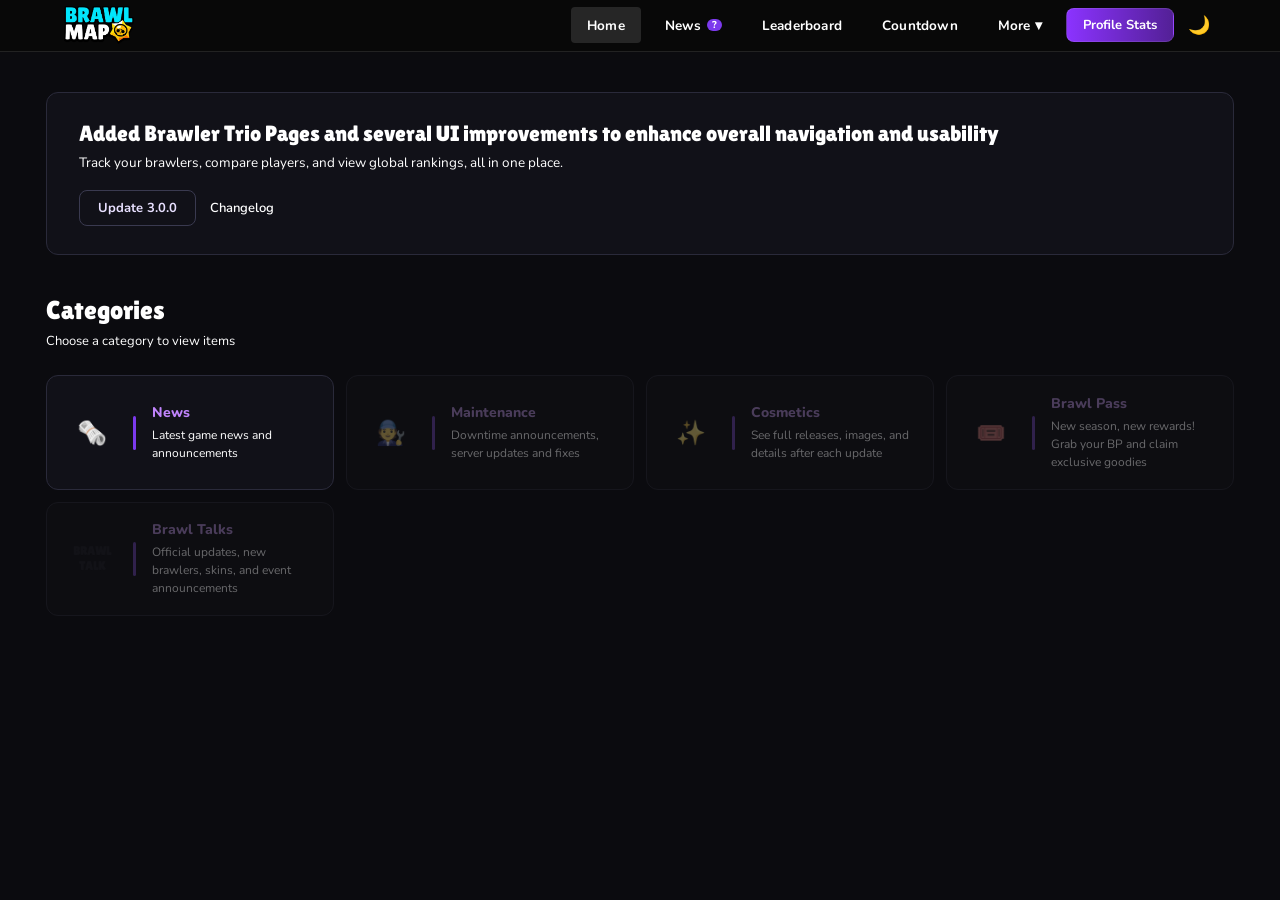
<file: index.html>
<!DOCTYPE html>
<html lang="en">
<head>
  <meta charset="UTF-8" />
  <meta name="viewport" content="width=device-width, initial-scale=1.0" />
  <title>BrawlMap</title>
  <link href="https://fonts.googleapis.com/css2?family=Lilita+One&family=Nunito:wght@400;600;700;800&display=swap" rel="stylesheet">
  <link rel="stylesheet" href="designed.css">
</head>
<body>
<div id="nav-root"></div>
<script src="nav-loader.js"></script>

<!-- ══════════════════════════════════════════════════════
     HOME PAGE
══════════════════════════════════════════════════════ -->
<div class="page active" id="page-home">
  <div class="home-wrap">

    <div class="hero-update">
      <h1>Added Brawler Trio Pages and several UI improvements to enhance overall navigation and usability</h1>
      <p>Track your brawlers, compare players, and view global rankings, all in one place.</p>
      <div class="hero-update-btns">
        <a class="btn-update" href="changelog.html">Update 3.0.0</a>
        <a class="btn-ghost"  href="changelog.html">Changelog</a>
      </div>
    </div>

    <div id="categories-section">
      <div class="section-title">Categories</div>
      <div class="section-sub">Choose a category to view items</div>
      <div class="categories-grid">

        <div class="category-card" href="news.html">
          <div class="category-icon">🗞️</div>
          <div class="cat-divider"></div>
          <div class="category-body">
            <div class="category-name">News</div>
            <div class="category-desc">Latest game news and announcements</div>
          </div>
        </div>

        <div class="category-card disabled">
          <div class="category-icon">🧑‍🔧</div>
          <div class="cat-divider"></div>
          <div class="category-body">
            <div class="category-name">Maintenance</div>
            <div class="category-desc">Downtime announcements, server updates and fixes</div>
          </div>
        </div>

        <div class="category-card disabled">
          <div class="category-icon">✨</div>
          <div class="cat-divider"></div>
          <div class="category-body">
            <div class="category-name">Cosmetics</div>
            <div class="category-desc">See full releases, images, and details after each update</div>
          </div>
        </div>

        <div class="category-card disabled">
          <div class="category-icon">🎟️</div>
          <div class="cat-divider"></div>
          <div class="category-body">
            <div class="category-name">Brawl Pass</div>
            <div class="category-desc">New season, new rewards! Grab your BP and claim exclusive goodies</div>
          </div>
        </div>

        <div class="category-card disabled">
          <div class="category-icon" style="font-size:12px;font-weight:900;color:var(--gold);font-family:'Lilita One',cursive;line-height:1.2;text-align:center">BRAWL<br>TALK</div>
          <div class="cat-divider"></div>
          <div class="category-body">
            <div class="category-name">Brawl Talks</div>
            <div class="category-desc">Official updates, new brawlers, skins, and event announcements</div>
          </div>
        </div>

      </div>
    </div>
  </div>
</div>

<!-- ══════════════════════════════════════════════════════
     TRIOS PAGE
══════════════════════════════════════════════════════ -->
<!-- Trios content moved to trios.html -->

<script>
const API = 'http://localhost:5000';

/* ── Navigation ── */
function showPage(id, tab) {
  document.querySelectorAll('.page').forEach(p => p.classList.remove('active'));
  document.querySelectorAll('.nav-tab').forEach(t => t.classList.remove('active'));
  document.getElementById('page-' + id).classList.add('active');
  if (tab && tab.classList) tab.classList.add('active');
}

function jumpSection(id) {
  showPage('home', null);
  document.querySelector('.nav-tab').classList.add('active');
  setTimeout(() => document.getElementById(id)?.scrollIntoView({ behavior:'smooth', block:'start' }), 50);
}



/* ── Brawlers ── */
function fmtTag(t){t=t.trim().toUpperCase();return t.startsWith('#')?t:'#'+t;}


function showErr(id,msg){const el=document.getElementById(id);if(!msg){el.style.display='none';return;}el.textContent=msg;el.style.display='block';}

</script>
</body>
</html>
</file>
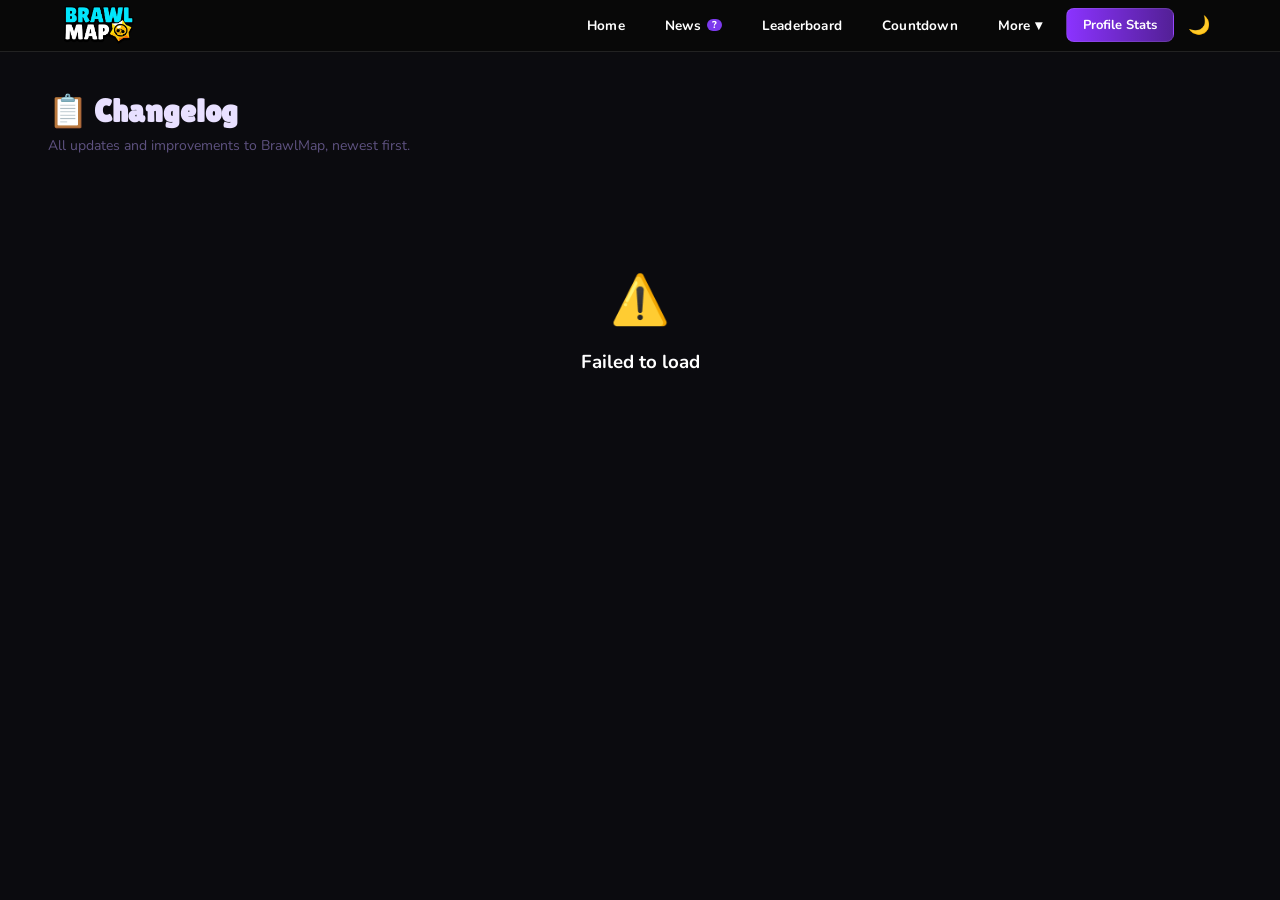
<file: changelog.html>
<!DOCTYPE html>
<html lang="en">
<head>
  <meta charset="UTF-8" />
  <meta name="viewport" content="width=device-width, initial-scale=1.0" />
  <title>Changelog - BrawlMap</title>
  <link href="https://fonts.googleapis.com/css2?family=Lilita+One&family=Nunito:wght@400;600;700;800&display=swap" rel="stylesheet">
  <link rel="stylesheet" href="designed.css">
</head>
<body>
<div id="nav-root"></div>
<script src="nav-loader.js"></script>

<div class="cl-wrap">
  <div class="cl-header">
    <h1>📋 Changelog</h1>
    <p>All updates and improvements to BrawlMap, newest first.</p>
  </div>
  <div class="cl-timeline" id="cl-timeline"></div>
</div>

<script>
const CMS_API = 'https://brawlmap-bp.onrender.com';

function esc(str) {
  return String(str ?? '')
    .replace(/&/g,'&amp;').replace(/</g,'&lt;')
    .replace(/>/g,'&gt;').replace(/"/g,'&quot;');
}

function renderMarkdown(text) {
  return String(text ?? '')
    .replace(/&/g,'&amp;').replace(/</g,'&lt;').replace(/>/g,'&gt;')
    .replace(/\*\*(.+?)\*\*/g, '<strong>$1</strong>')
    .replace(/\n/g, '<br>');
}

async function loadChangelog() {
  const timeline = document.getElementById('cl-timeline');
  timeline.innerHTML = '<div class="cl-empty"><div class="cl-empty-icon">⏳</div><p>Loading…</p></div>';

  let list = [];
  try {
    const res = await fetch(CMS_API + '/cms/changelog');
    list = await res.json();
  } catch(e) {
    timeline.innerHTML = '<div class="cl-empty"><div class="cl-empty-icon">⚠️</div><h3>Failed to load</h3></div>';
    return;
  }

  if (!list.length) {
    timeline.innerHTML = `
      <div class="cl-empty">
        <div class="cl-empty-icon">📋</div>
        <h3>No entries yet</h3>
        <p>Check back soon!</p>
      </div>`;
    return;
  }

  timeline.innerHTML = list.map(entry => {
    const d = new Date(entry.createdAt);
    const dateStr = d.toLocaleDateString('en-US', { month: 'short', day: 'numeric', year: 'numeric' });
    const imgSrc = entry.image
      ? (entry.image.startsWith('http') ? entry.image : CMS_API + entry.image)
      : null;

    return `
      <div class="cl-entry">
        <div class="cl-left">
          <div class="cl-date">${dateStr}</div>
          ${entry.version ? `<span class="cl-version">v${esc(entry.version)}</span>` : ''}
        </div>
        <div class="cl-right">
          <div class="cl-title">${esc(entry.title)}</div>
          ${imgSrc ? `<img class="cl-image" src="${esc(imgSrc)}" alt="" onerror="this.style.display='none'">` : ''}
          <p class="cl-desc">${renderMarkdown(entry.desc)}</p>
        </div>
      </div>`;
  }).join('');
}

loadChangelog();
</script>
</body>
</html>
</file>
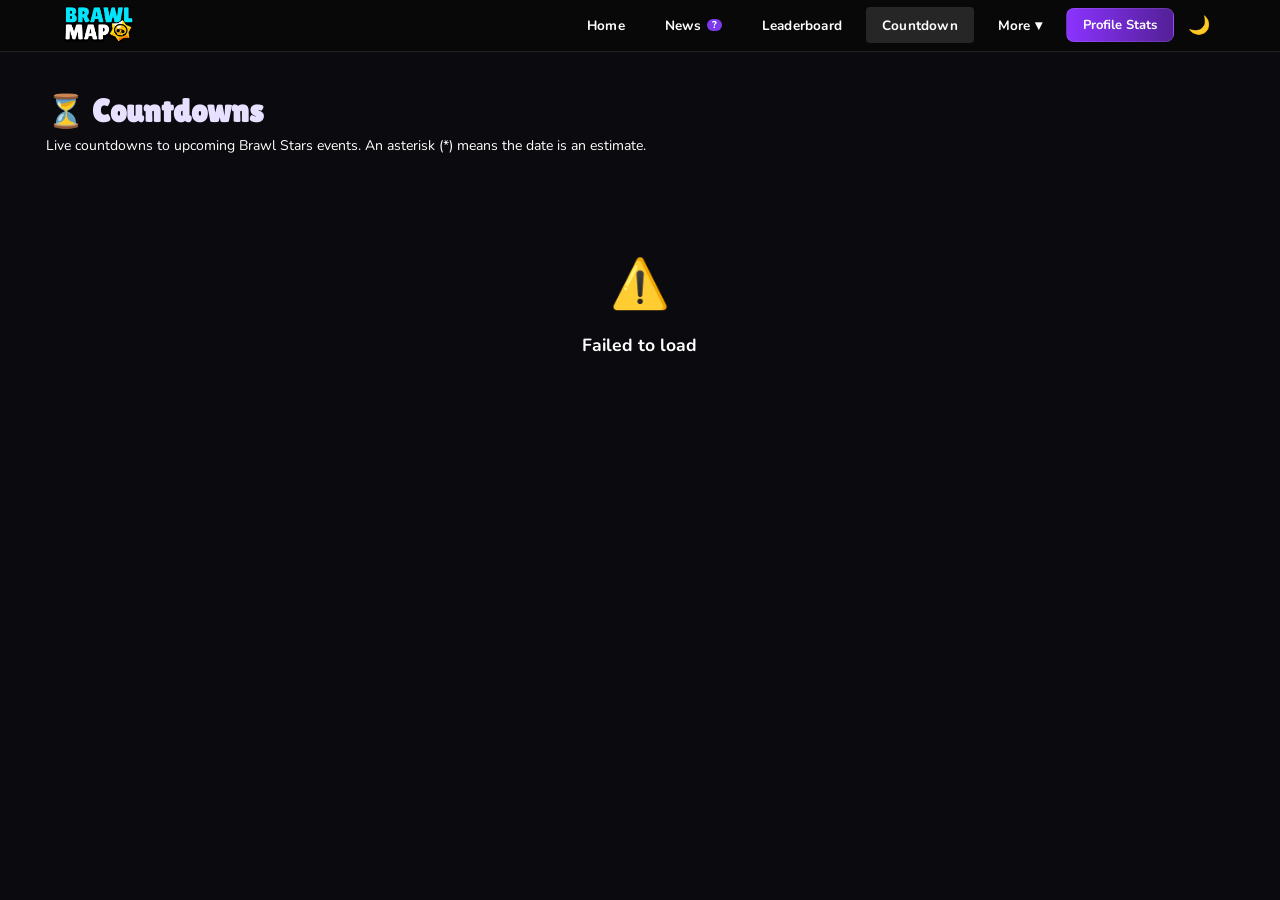
<file: countdown.html>
<!DOCTYPE html>
<html lang="en">
<head>
  <meta charset="UTF-8" />
  <meta name="viewport" content="width=device-width, initial-scale=1.0" />
  <title>BrawlMap Countdown</title>
  <link href="https://fonts.googleapis.com/css2?family=Lilita+One&family=Nunito:wght@400;600;700;800&display=swap" rel="stylesheet">
  <link rel="stylesheet" href="designed.css">
  <style>
    .standalone-wrap { max-width: 93%; margin: 0 auto; padding: 2.5rem 0.1rem 4rem; }
    .standalone-header { margin-bottom: 2rem; }
    .standalone-header h1 { font-family: 'Lilita One', cursive; font-size: 2rem; color: var(--text); }
    .standalone-header p  { font-size: 14px; color: var(--text2); margin-top: 0.4rem; }
    .countdown-grid {
      display: grid;
      grid-template-columns: repeat(auto-fill, minmax(260px, 1fr));
      gap: 12px;
    }
    .cd-news-card {
      background: var(--bg2);
      border: 1px solid var(--border);
      border-radius: var(--radius);
      padding: 1.1rem 1.2rem;
      display: flex;
      flex-direction: column;
      gap: 5px;
    }
    .cd-label  { display:flex; align-items:center; gap:6px; font-size:10.5px; font-weight:800; color:var(--text2); text-transform:uppercase; letter-spacing:0.7px; }
    .cd-title  { font-size:14px; font-weight:800; color:var(--text); }
    .cd-desc   { font-size:12.5px; color:var(--text2); line-height:1.5; }
    .cd-time   { font-family:'Lilita One',cursive; font-size:24px; color:#fff; letter-spacing:1px; margin-top:4px; }
    .cd-time.ended { color:var(--text3); font-size:16px; }
    .cd-footer { font-size:11px; color:var(--text3); margin-top:2px; }
    .cd-empty  { text-align:center; padding:4rem 1rem; color:var(--text3); grid-column:1/-1; }
    .cd-empty-icon { font-size:3rem; margin-bottom:1rem; }
    .cd-empty h3 { font-size:1.1rem; color:var(--text2); margin-bottom:0.4rem; }
  </style>
</head>
<body>
<div id="nav-root"></div>
<script src="nav-loader.js"></script>

<div class="page active" id="page-countdown">
  <div class="standalone-wrap">
    <div class="standalone-header">
      <h1>⏳ Countdowns</h1>
      <p>Live countdowns to upcoming Brawl Stars events. An asterisk (*) means the date is an estimate.</p>
    </div>
    <div class="countdown-grid" id="countdown-grid"></div>
  </div>
</div>

<script>
const CMS_API = 'https://brawlmap-bp.onrender.com';

function pad(n) { return String(n).padStart(2,'0'); }

function cdTimeStr(targetMs) {
  const diff = targetMs - Date.now();
  if (diff <= 0) return { text: 'Event started!', ended: true };
  const days    = Math.floor(diff / 86400000);
  const hours   = Math.floor((diff % 86400000) / 3600000);
  const minutes = Math.floor((diff % 3600000) / 60000);
  const seconds = Math.floor((diff % 60000) / 1000);
  const text = days > 0
    ? `${days}:${pad(hours)}:${pad(minutes)}:${pad(seconds)}`
    : `${pad(hours)}:${pad(minutes)}:${pad(seconds)}`;
  return { text, ended: false };
}

function esc(str) {
  return String(str ?? '')
    .replace(/&/g,'&amp;').replace(/</g,'&lt;')
    .replace(/>/g,'&gt;').replace(/"/g,'&quot;');
}

async function renderCountdowns() {
  const grid = document.getElementById('countdown-grid');
  grid.innerHTML = '<div class="cd-empty"><div class="cd-empty-icon">⏳</div><p>Loading…</p></div>';

  let list = [];
  try {
    const res = await fetch(CMS_API + '/cms/countdowns');
    list = await res.json();
  } catch(e) {
    grid.innerHTML = '<div class="cd-empty"><div class="cd-empty-icon">⚠️</div><h3>Failed to load</h3></div>';
    return;
  }

  if (list.length === 0) {
    grid.innerHTML = `
      <div class="cd-empty">
        <div class="cd-empty-icon">⏳</div>
        <h3>No countdowns yet</h3>
        <p>Check back soon!</p>
      </div>`;
    return;
  }

  grid.innerHTML = list.map(cd => {
    const dateStr = new Date(cd.targetMs).toLocaleDateString('en-US', {
      month: 'long', day: 'numeric', year: 'numeric'
    });
    const { text, ended } = cdTimeStr(cd.targetMs);
    return `
      <div class="cd-news-card">
        <div class="cd-label"><span>⏳</span>Countdown${cd.estimate ? ' *' : ''}</div>
        <div class="cd-title">${esc(cd.title)}</div>
        ${cd.desc ? `<div class="cd-desc">${esc(cd.desc)}</div>` : ''}
        <div class="cd-time${ended ? ' ended' : ''}" id="cd-time-${cd.id}">${text}</div>
        <div class="cd-footer">📅 ${dateStr}</div>
      </div>`;
  }).join('');

  function updateTimes() {
    list.forEach(cd => {
      const el = document.getElementById(`cd-time-${cd.id}`);
      if (!el) return;
      const { text, ended } = cdTimeStr(cd.targetMs);
      el.textContent = text;
      el.className = 'cd-time' + (ended ? ' ended' : '');
    });
  }
  setInterval(updateTimes, 1000);
}

renderCountdowns();
</script>
</body>
</html>
</file>
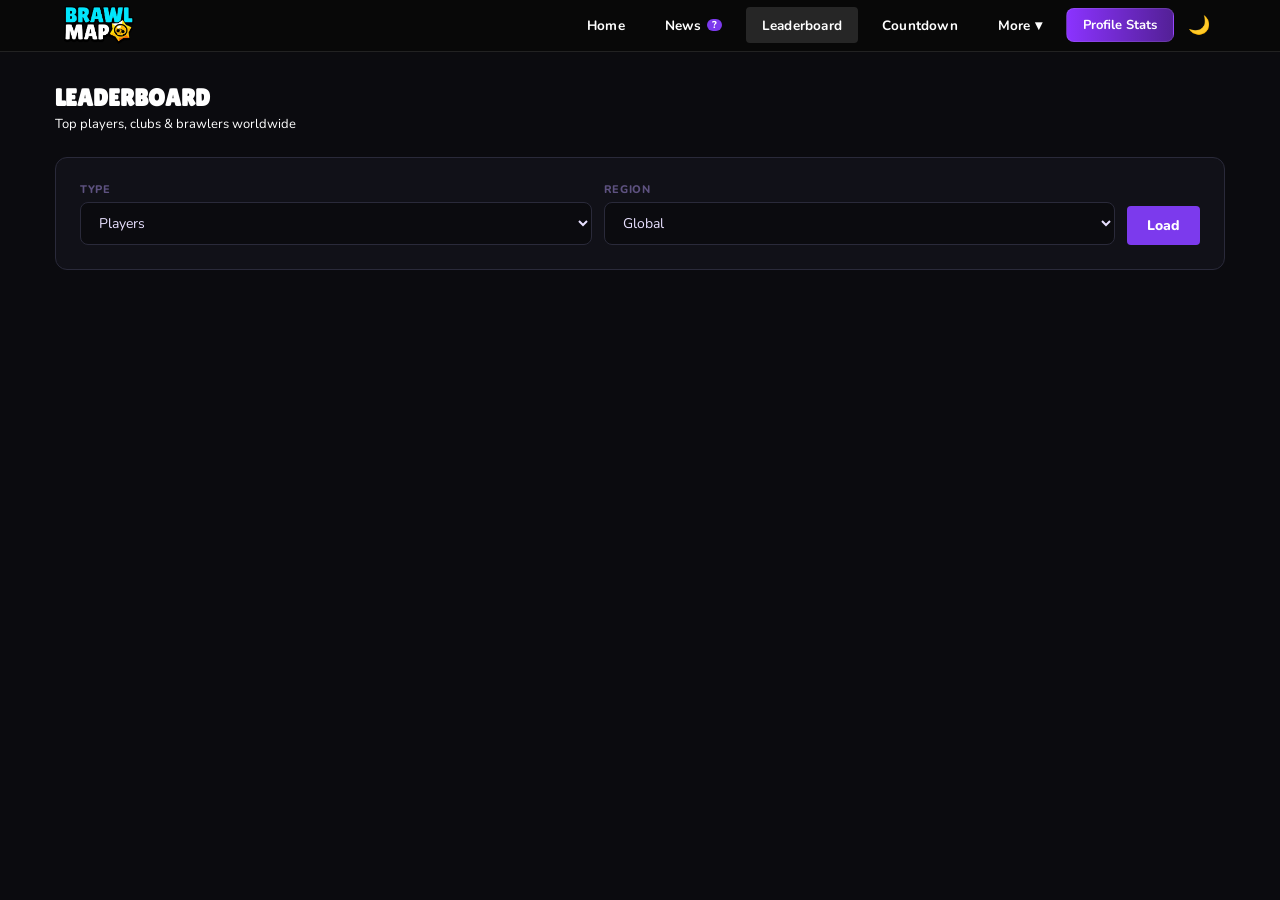
<file: leaderboard.html>
<!DOCTYPE html>
<html lang="en">
<head>
  <meta charset="UTF-8" />
  <meta name="viewport" content="width=device-width, initial-scale=1.0" />
  <title>BrawlMap — Leaderboard</title>
  <link href="https://fonts.googleapis.com/css2?family=Lilita+One&family=Nunito:wght@400;600;700;800&display=swap" rel="stylesheet">
  <link rel="stylesheet" href="designed.css">
</head>
<body>
<div id="nav-root"></div>
<script src="nav-loader.js"></script>

<div class="inner-page leaderboard-page">
  <h2>LEADERBOARD</h2>
  <p class="sub">Top players, clubs &amp; brawlers worldwide</p>
  <div class="rankings-controls">
    <div class="input-group">
      <label>Type</label>
      <select id="rank-type" onchange="onRankTypeChange()">
        <option value="players">Players</option>
        <option value="clubs">Clubs</option>
        <option value="brawlers">Brawlers</option>
      </select>
    </div>
    <div class="input-group">
      <label>Region</label>
      <select id="rank-country">
        <option value="global">Global</option>
        <option value="us">United States</option>
        <option value="gb">United Kingdom</option>
        <option value="de">Germany</option>
        <option value="fr">France</option>
        <option value="kr">South Korea</option>
        <option value="jp">Japan</option>
        <option value="br">Brazil</option>
        <option value="tr">Turkey</option>
        <option value="ua">Ukraine</option>
        <option value="ru">Russia</option>
        <option value="cn">China</option>
        <option value="mx">Mexico</option>
        <option value="es">Spain</option>
        <option value="th">Thailand</option>
      </select>
    </div>
    <button class="btn" onclick="loadRankings()">Load</button>
    <div class="brawler-select-wrap input-group" id="brawler-select-wrap">
      <label>Brawler</label>
      <select id="rank-brawler"><option value="">Loading...</option></select>
    </div>
  </div>
  <div class="error" id="rank-error"></div>
  <div class="loading" id="rank-loading"><span class="spinner"></span>Loading rankings...</div>
  <div class="rankings-table" id="rank-table" style="display:none"></div>
</div>

<script>
const API = 'http://localhost:5000';
let brawlerList = [];

async function safeFetchJson(res) {
  const text = await res.text();
  if (!text) return null;
  try {
    return JSON.parse(text);
  } catch (err) {
    throw new Error(`Invalid JSON from ${res.url} (${res.status}): ${text.slice(0, 200)}`);
  }
}

window.onload = fetchBrawlerList;

/* ── Rankings ── */
async function fetchBrawlerList() {
  try {
    const r = await fetch(`${API}/brawlers`);
    const data = await safeFetchJson(r);
    brawlerList = (data?.items || []).sort((a,b)=>a.name.localeCompare(b.name));
    document.getElementById('rank-brawler').innerHTML = brawlerList.map(b=>`<option value="${b.id}">${b.name}</option>`).join('');
  } catch(e){}
}
function onRankTypeChange() {
  document.getElementById('brawler-select-wrap').style.display=document.getElementById('rank-type').value==='brawlers'?'flex':'none';
}
async function loadRankings() {
  const type=document.getElementById('rank-type').value, country=document.getElementById('rank-country').value;
  showErr('rank-error',null);
  document.getElementById('rank-table').style.display='none';
  document.getElementById('rank-loading').style.display='block';
  try {
    let url;
    if(type==='brawlers'){const bid=document.getElementById('rank-brawler').value;if(!bid){showErr('rank-error','Select a brawler.');return;}url=`${API}/rankings/${country}/brawlers/${bid}?limit=200`;}
    else url=`${API}/rankings/${country}/${type}?limit=200`;
    const r = await fetch(url);
    const data = await safeFetchJson(r);
    if(!r.ok) throw new Error((data && (data.reason || data.message)) || `HTTP ${r.status}`);
    const isClub=type==='clubs';
    let html=`<table><thead><tr><th>#</th><th>${isClub?'Club':'Player'}</th><th>Trophies</th>${!isClub?'<th>Club</th>':'<th>Members</th>'}</tr></thead><tbody>`;
    (data.items||[]).forEach((item,i)=>{
      const rank=item.rank||(i+1),rc=rank===1?'rank-1':rank===2?'rank-2':rank===3?'rank-3':'',extra=isClub?(item.memberCount??'—'):(item.club?.name||'—');
      html+=`<tr><td><span class="rank-num ${rc}">${rank}</span></td><td>${item.name||'—'}</td><td><span class="trophy-val">${(item.trophies||0).toLocaleString()}</span></td><td style="color:var(--text2);font-size:12px">${extra}</td></tr>`;
    });
    html+='</tbody></table>';
    const el=document.getElementById('rank-table'); el.innerHTML=html; el.style.display='block';
  } catch(e){showErr('rank-error',e.message);}
  finally{document.getElementById('rank-loading').style.display='none';}
}

function showErr(id,msg){const el=document.getElementById(id);if(!msg){el.style.display='none';return;}el.textContent=msg;el.style.display='block';}
</script>
</body>
</html>
</file>
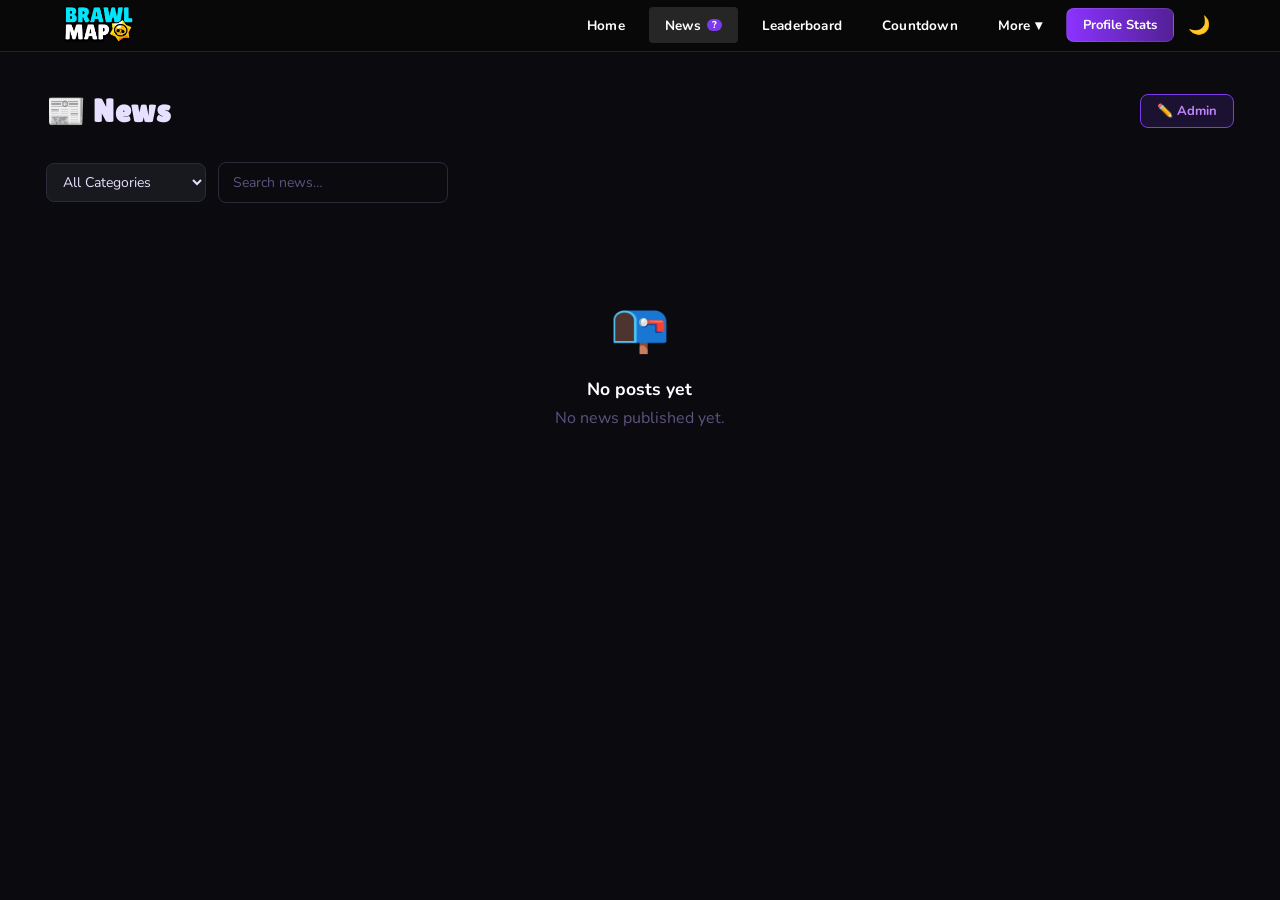
<file: news.html>
<!DOCTYPE html>
<html lang="en">
<head>
  <meta charset="UTF-8" />
  <meta name="viewport" content="width=device-width, initial-scale=1.0" />
  <title>Brawlmap News</title>
  <link href="https://fonts.googleapis.com/css2?family=Lilita+One&family=Nunito:wght@400;600;700;800&display=swap" rel="stylesheet">
  <link rel="stylesheet" href="designed.css">

<style>
/* ── Rich editor toolbar ── */
.rich-toolbar {
  display: flex; gap: 4px; margin-bottom: 4px; flex-wrap: wrap;
}
.rich-toolbar button {
  background: var(--bg3, #2a2a3a); border: 1px solid var(--border);
  color: var(--text); border-radius: 5px; padding: 3px 10px;
  font-size: 13px; cursor: pointer; line-height: 1.6;
}
.rich-toolbar button:hover { background: var(--purple, #7c3aed); color: #fff; }

/* ── Edit modal ── */
#modal-edit .modal { max-width: 600px; }
</style>
</head>
<body>
<div id="nav-root"></div>
<script src="nav-loader.js"></script>

<!-- ══ NEWS LIST PAGE ══ -->
<div class="page active" id="view-feed">
  <div class="news-wrap">

    <div class="news-header">
      <h1>📰 News</h1>
      <button class="admin-toggle" onclick="openAdminGate()">✏️ Admin</button>
    </div>


    <div class="category-filters" id="cat-filters">
      <select class="category-dropdown" id="cat-dropdown" onchange="filterCat(this.value)">
        <option value="all">All Categories</option>
        <option value="news">🗞️ News</option>
        <option value="maintenance">🧑‍🔧 Maintenance</option>
        <option value="cosmetics">✨ Cosmetics</option>
        <option value="brawlpass">🎟️ Brawl Pass</option>
        <option value="brawltalk">📢 Brawl Talk</option>
      </select>
      <div class="search-wrapper">
        <span class="search-icon">
          <svg width="0" height="0" viewBox="0 0 24 24" fill="none" stroke="currentColor" stroke-width="2.5" stroke-linecap="round" stroke-linejoin="round"><circle cx="11" cy="11" r="8"/><line x1="21" y1="21" x2="16.65" y2="16.65"/></svg>
        </span>
        <input type="text" class="search-input" id="search-input" placeholder="Search news…"
          oninput="filterSearch(this.value); document.getElementById('search-clear').classList.toggle('visible', this.value.length > 0)" />
        <button class="search-clear" id="search-clear" onclick="clearSearch()" title="Clear search">✕</button>
      </div>
    </div>

    <div class="news-grid" id="news-feed"></div>

  </div>
</div>

<!-- ══ SINGLE POST PAGE ══ -->
<div class="post-page" id="view-post">
  <div class="post-page-wrap">
    <div class="post-topbar">
      <button class="post-back" onclick="goBack()">← Back to News</button>
      <button class="post-copy-url" onclick="copyPostUrl()">
        <svg width="14" height="14" viewBox="0 0 24 24" fill="none" stroke="currentColor" stroke-width="2.5" stroke-linecap="round" stroke-linejoin="round"><rect x="9" y="9" width="13" height="13" rx="2"/><path d="M5 15H4a2 2 0 0 1-2-2V4a2 2 0 0 1 2-2h9a2 2 0 0 1 2 2v1"/></svg>
        Copy URL
      </button>
    </div>
    <div id="post-content"></div>
  </div>
</div>

<!-- ══ AUTH GATE MODAL ══ -->
<div class="modal-overlay" id="modal-auth">
  <div class="modal" style="max-width:380px">
    <h2>🔐 Admin Login</h2>
    <div class="form-group">
      <label>Password</label>
      <input type="password" id="auth-pw" placeholder="Enter admin password" onkeydown="if(event.key==='Enter')tryLogin()" />
      <div class="auth-error" id="auth-error"></div>
    </div>
    <div class="modal-actions">
      <button class="btn-cancel" onclick="closeModal('modal-auth')">Cancel</button>
      <button class="btn-publish" onclick="tryLogin()">Login</button>
    </div>
  </div>
</div>

<!-- ══ ADMIN PANEL MODAL ══ -->
<div class="modal-overlay" id="modal-admin">
  <div class="modal" style="max-width:600px">
    <div style="display:flex;align-items:center;justify-content:space-between;margin-bottom:1.25rem">
      <h2 style="margin-bottom:0">⚙️ Admin Panel</h2>
      <div style="display:flex;gap:8px">
        <button class="btn-cancel" onclick="closeModal('modal-admin')">Close</button>
        <button class="btn-cancel" style="color:#f87171;border-color:#ef4444" onclick="logoutAdmin()">Logout</button>
      </div>
    </div>

    <!-- Tabs -->
    <div class="admin-tabs">
      <button class="admin-tab-btn active" onclick="switchAdminTab('posts', this)">📰 Posts</button>
      <button class="admin-tab-btn" onclick="switchAdminTab('countdown', this)">⏳ Countdowns</button>
      <button class="admin-tab-btn" onclick="switchAdminTab('changelog', this)">📋 Changelog</button>
    </div>

    <!-- Posts tab -->
    <div class="admin-tab-panel active" id="admin-tab-posts">
      <details open style="margin-bottom:1.5rem">
        <summary style="cursor:pointer;font-weight:800;color:var(--text2);font-size:13px;letter-spacing:0.4px;text-transform:uppercase;margin-bottom:1rem">＋ New Post</summary>
        <div style="padding-top:0.75rem">
          <div class="form-group">
            <label>Category</label>
            <select id="new-cat">
              <option value="news">🗞️ News</option>
              <option value="maintenance">🧑‍🔧 Maintenance</option>
              <option value="cosmetics">✨ Cosmetics</option>
              <option value="brawlpass">🎟️ Brawl Pass</option>
              <option value="brawltalk">📢 Brawl Talk</option>
            </select>
          </div>
          <div class="form-group">
            <label>Title</label>
            <input type="text" id="new-title" placeholder="Post title…" />
          </div>
          <div class="form-group">
            <label>Description <span style="font-weight:400;text-transform:none;letter-spacing:0;color:var(--text3)">(shown under title &amp; on cards)</span></label>
            <input type="text" id="new-excerpt" placeholder="Short description…" />
          </div>
          <div class="form-group">
            <label>Publish date</label>
            <input type="datetime-local" id="new-date" />
          </div>
          <div class="form-group">
            <label>Full content</label>
            <div class="rich-toolbar">
              <button type="button" onclick="fmtH1()" title="Heading 1"><b>H1</b></button>
              <button type="button" onclick="fmtH2()" title="Heading 2"><b>H2</b></button>
              <button type="button" onclick="fmtBold()" title="Bold"><b>B</b></button>
              <button type="button" onclick="insertContentImage()" title="Insert image">🖼</button>
            </div>
            <textarea id="new-body" placeholder="Write the full article here… Use **bold**, ## Heading 2, # Heading 1" style="min-height:160px;font-family:monospace;font-size:13px"></textarea>
          </div>
          <div class="form-group">
            <label>Banner image</label>
            <div style="display:flex;gap:8px;align-items:center;flex-wrap:wrap">
              <button type="button" class="btn-cancel" style="font-size:12px" onclick="triggerBannerUpload()">⬆ Upload image</button>
              <input type="file" id="image-upload" accept="image/*" style="display:none" />
              <input type="text" id="new-img" placeholder="or paste URL…" style="flex:1;min-width:160px" />
            </div>
            <div id="new-img-preview" style="margin-top:6px"></div>
          </div>
          <div class="form-group">
            <label>Author</label>
            <input type="text" id="new-author" placeholder="Your name" value="Admin" />
          </div>
          <button class="btn-publish" onclick="publishPost()" style="width:100%;margin-top:0.25rem">Publish Post</button>
          <div class="auth-error" id="publish-error" style="margin-top:6px"></div>
        </div>
      </details>

      <div style="font-weight:800;color:var(--text2);font-size:13px;letter-spacing:0.4px;text-transform:uppercase;margin-bottom:0.75rem">Manage Posts</div>
      <div id="admin-post-list"></div>
    </div>

    <!-- Countdown tab -->
    <div class="admin-tab-panel" id="admin-tab-countdown">
      <details open style="margin-bottom:1.5rem">
        <summary style="cursor:pointer;font-weight:800;color:var(--text2);font-size:13px;letter-spacing:0.4px;text-transform:uppercase;margin-bottom:1rem">＋ New Countdown</summary>
        <div style="padding-top:0.75rem">
          <div class="form-group">
            <label>Title</label>
            <input type="text" id="cd-title" placeholder="e.g. Season 25 Start" />
          </div>
          <div class="form-group">
            <label>Description (optional)</label>
            <input type="text" id="cd-desc" placeholder="Short description…" />
          </div>
          <div class="form-group">
            <label>Target date &amp; time</label>
            <input type="datetime-local" id="cd-date" />
          </div>
          <div class="form-group" style="display:flex;align-items:center;gap:8px">
            <input type="checkbox" id="cd-estimate" style="width:auto;accent-color:var(--purple)" />
            <label for="cd-estimate" style="text-transform:none;letter-spacing:0;font-size:13px;margin-bottom:0;cursor:pointer">Mark date as estimate (*)</label>
          </div>
          <button class="btn-publish" onclick="createCountdown()" style="width:100%;margin-top:0.25rem">Add Countdown</button>
          <div class="auth-error" id="cd-error" style="margin-top:6px"></div>
        </div>
      </details>

      <div style="font-weight:800;color:var(--text2);font-size:13px;letter-spacing:0.4px;text-transform:uppercase;margin-bottom:0.75rem">Active Countdowns</div>
      <div id="admin-cd-list"></div>
    </div>

    <!-- Changelog tab -->
    <div class="admin-tab-panel" id="admin-tab-changelog">
      <details open style="margin-bottom:1.5rem">
        <summary style="cursor:pointer;font-weight:800;color:var(--text2);font-size:13px;letter-spacing:0.4px;text-transform:uppercase;margin-bottom:1rem">＋ New Entry</summary>
        <div style="padding-top:0.75rem">
          <div class="form-group">
            <label>Version <span style="color:var(--text3);font-weight:400">(e.g. 2.5.0)</span></label>
            <input type="text" id="cl-version" placeholder="1.0.0" />
          </div>
          <div class="form-group">
            <label>Title</label>
            <input type="text" id="cl-title" placeholder="What changed?" />
          </div>
          <div class="form-group">
            <label>Description</label>
            <textarea id="cl-desc" placeholder="Describe the changes…" style="min-height:100px"></textarea>
          </div>
          <div class="form-group">
            <label>Screenshot / Image</label>
            <div style="display:flex;gap:8px;align-items:center;flex-wrap:wrap">
              <button type="button" class="btn-cancel" style="font-size:12px" onclick="triggerClUpload()">⬆ Upload image</button>
              <input type="file" id="cl-image-upload" accept="image/*" style="display:none" />
              <input type="text" id="cl-img" placeholder="or paste URL…" style="flex:1;min-width:160px" />
            </div>
            <div id="cl-img-preview" style="margin-top:6px"></div>
          </div>
          <button class="btn-publish" onclick="createChangelog()" style="width:100%;margin-top:0.25rem">Add Entry</button>
          <div class="auth-error" id="cl-error" style="margin-top:6px"></div>
        </div>
      </details>
      <div style="font-weight:800;color:var(--text2);font-size:13px;letter-spacing:0.4px;text-transform:uppercase;margin-bottom:0.75rem">Entries</div>
      <div id="admin-cl-list"></div>
    </div>
  </div>
</div>


<!-- ══ EDIT POST MODAL ══ -->
<div class="modal-overlay" id="modal-edit">
  <div class="modal" style="max-width:600px">
    <h2>✏️ Edit Post</h2>
    <input type="hidden" id="edit-id" />
    <div class="form-group">
      <label>Category</label>
      <select id="edit-cat">
        <option value="news">🗞️ News</option>
        <option value="maintenance">🧑‍🔧 Maintenance</option>
        <option value="cosmetics">✨ Cosmetics</option>
        <option value="brawlpass">🎟️ Brawl Pass</option>
        <option value="brawltalk">📢 Brawl Talk</option>
      </select>
    </div>
    <div class="form-group">
      <label>Title</label>
      <input type="text" id="edit-title" />
    </div>
    <div class="form-group">
      <label>Description <span style="font-weight:400;text-transform:none;letter-spacing:0;color:var(--text3)">(shown under title &amp; on cards)</span></label>
      <input type="text" id="edit-excerpt" placeholder="Short description…" />
    </div>
    <div class="form-group">
      <label>Publish date</label>
      <input type="datetime-local" id="edit-date" />
    </div>
    <div class="form-group">
      <label>Full content</label>
      <div class="rich-toolbar">
        <button type="button" onclick="fmtH1('edit-body')" title="Heading 1"><b>H1</b></button>
        <button type="button" onclick="fmtH2('edit-body')" title="Heading 2"><b>H2</b></button>
        <button type="button" onclick="fmtBold('edit-body')" title="Bold"><b>B</b></button>
        <button type="button" onclick="insertContentImage('edit-body')" title="Insert image">🖼</button>
      </div>
      <textarea id="edit-body" style="min-height:160px;font-family:monospace;font-size:13px"></textarea>
    </div>
    <div class="form-group">
      <label>Banner image</label>
      <div style="display:flex;gap:8px;align-items:center;flex-wrap:wrap">
        <button type="button" class="btn-cancel" style="font-size:12px" onclick="triggerEditBannerUpload()">⬆ Upload image</button>
        <input type="file" id="edit-image-upload" accept="image/*" style="display:none" />
        <input type="text" id="edit-img" placeholder="or paste URL…" style="flex:1;min-width:160px" />
      </div>
      <div id="edit-img-preview" style="margin-top:6px"></div>
    </div>
    <div class="form-group">
      <label>Author</label>
      <input type="text" id="edit-author" />
    </div>
    <div class="auth-error" id="edit-error" style="margin-bottom:8px"></div>
    <div class="modal-actions">
      <button class="btn-cancel" onclick="closeModal('modal-edit')">Cancel</button>
      <button class="btn-publish" onclick="saveEdit()">Save Changes</button>
    </div>
  </div>
</div>

<script>
/* ═══════════════════════════════
   BrawlMap News CMS
═══════════════════════════════ */

const CATEGORY_META = {
  news:        { label: 'News',        emoji: '🗞️',  cls: 'cat-news'       },
  maintenance: { label: 'Maintenance', emoji: '🧑‍🔧', cls: 'cat-maintenance' },
  cosmetics:   { label: 'Cosmetics',   emoji: '✨',  cls: 'cat-cosmetics'   },
  brawlpass:   { label: 'Brawl Pass',  emoji: '🎟️',  cls: 'cat-brawlpass'  },
  brawltalk:   { label: 'Brawl Talk',  emoji: '📢',  cls: 'cat-brawltalk'  },
};

let currentFilter = 'all';
let currentSearch = '';
let adminToken = localStorage.getItem('brawlmap_admin_token') || null;
let allPosts   = [];

/* ── Safe JSON fetch ── */
async function safeFetchJson(res) {
  const text = await res.text();
  if (!text) return null;
  try { return JSON.parse(text); }
  catch (_) { return { __rawText: text }; }
}

const CMS_API = 'https://brawlmap-bp.onrender.com';

function getToken() {
  return adminToken || localStorage.getItem('brawlmap_admin_token') || '';
}

function apiUrl(url) {
  return url.startsWith('http') ? url : CMS_API + url;
}

function authHeaders(extra = {}) {
  const tok = getToken();
  const headers = { ...extra };
  if (tok) headers['X-Admin-Token'] = tok;
  return headers;
}

function handleAuthError() {
  adminToken = null;
  localStorage.removeItem('brawlmap_admin_token');
  throw new Error('Session expired — please log in again.');
}

async function apiGet(url) {
  const res = await fetch(apiUrl(url), { headers: authHeaders() });
  if (!res.ok) throw new Error(`HTTP ${res.status}`);
  return safeFetchJson(res);
}

async function apiPost(url, data) {
  const res = await fetch(apiUrl(url), {
    method: 'POST',
    headers: authHeaders({ 'Content-Type': 'application/json' }),
    body: JSON.stringify(data)
  });
  const j = await safeFetchJson(res);
  if (res.status === 401) handleAuthError();
  if (!res.ok) throw new Error(`HTTP ${res.status}: ${j?.error || j?.__rawText || 'Request failed'}`);
  return j;
}

async function apiDelete(url) {
  const res = await fetch(apiUrl(url), {
    method: 'DELETE',
    headers: authHeaders()
  });
  if (res.status === 401) handleAuthError();
  if (!res.ok) throw new Error(`HTTP ${res.status}`);
  return res;
}

async function apiPut(url, data) {
  const res = await fetch(apiUrl(url) + '?_method=PUT', {
    method: 'POST',
    headers: authHeaders({ 'Content-Type': 'application/json' }),
    body: JSON.stringify(data)
  });
  const j = await safeFetchJson(res);
  if (res.status === 401) handleAuthError();
  if (!res.ok) throw new Error(`HTTP ${res.status}: ${j?.error || j?.__rawText || 'Request failed'}`);
  return j;
}

/* ── Load posts ── */
async function loadPosts() {
  try {
    allPosts = await apiGet('/cms/posts') || [];
    return allPosts;
  } catch (err) {
    console.error('Failed to load posts:', err);
    allPosts = [];
    return [];
  }
}

/* ── Render feed ── */
async function renderFeed(forceReload = false) {
  if (forceReload || allPosts.length === 0) await loadPosts();
  const posts = allPosts;
  const feed = document.getElementById('news-feed');
  let filtered = currentFilter === 'all'
    ? posts
    : posts.filter(p => p.category === currentFilter);

  if (currentSearch) {
    const searchLower = currentSearch.toLowerCase();
    filtered = filtered.filter(p =>
      p.title.toLowerCase().includes(searchLower) ||
      p.excerpt.toLowerCase().includes(searchLower) ||
      p.body.toLowerCase().includes(searchLower)
    );
  }

  if (filtered.length === 0) {
    feed.innerHTML = `
      <div class="news-empty">
        <div class="news-empty-icon">📭</div>
        <h3>No posts yet</h3>
        <p>${currentFilter === 'all' && !currentSearch ? 'No news published yet.' : 'No posts match your filters.'}</p>
      </div>`;
    return;
  }

  feed.innerHTML = filtered.map(post => {
    const meta = CATEGORY_META[post.category] || CATEGORY_META.news;
    const date = new Date(post.createdAt).toLocaleDateString('en-US', {
      month: 'short', day: 'numeric', year: 'numeric'
    });
    const imgSrc = post.image
      ? (post.image.startsWith('http') ? post.image : CMS_API + post.image)
      : null;
    const banner = imgSrc
      ? `<img class="news-card-banner" src="${esc(imgSrc)}" alt="" onerror="this.style.display='none'">`
      : `<div class="news-card-banner-placeholder">${meta.emoji}</div>`;
    return `
      <a class="news-card" href="#post-${post.id}" onclick="openPost('${post.id}');return false;">
        ${banner}
        <div class="news-card-body">
          <div class="news-card-meta">
            <span class="news-card-category ${meta.cls}">${meta.label}</span>
            By ${esc(post.author)} · ${date}
          </div>
          <div class="news-card-title">${esc(post.title)}</div>
          ${post.excerpt ? `<div class="news-card-excerpt">${esc(post.excerpt)}</div>` : ''}
        </div>
      </a>`;
  }).join('');
}

function clearSearch() {
  const input = document.getElementById('search-input');
  input.value = '';
  document.getElementById('search-clear').classList.remove('visible');
  currentSearch = '';
  renderFeed(false);
  input.focus();
}

/* ── Category filter ── */
function filterCat(cat) {
  currentFilter = cat;
  renderFeed(false);
}

function filterSearch(query) {
  currentSearch = query.trim();
  renderFeed(false);
}

/* ══════════════════════════════
   SINGLE POST PAGE ROUTING
══════════════════════════════ */
function showView(view) {
  document.getElementById('view-feed').classList.remove('active');
  document.getElementById('view-post').classList.remove('active');
  document.getElementById('view-' + view).classList.add('active');
}

async function openPost(id) {
  // Ensure posts are loaded
  if (!allPosts.length) await loadPosts();
  const postIdx = allPosts.findIndex(p => p.id === id);
  if (postIdx === -1) return;
  const post = allPosts[postIdx];

  const meta = CATEGORY_META[post.category] || CATEGORY_META.news;
  const date = new Date(post.createdAt).toLocaleDateString('en-US', {
    month: 'short', day: 'numeric', year: 'numeric'
  });

  // Prev / Next (posts are newest-first; prev = older = higher index, next = newer = lower index)
  const prevPost = allPosts[postIdx + 1] || null;
  const nextPost = allPosts[postIdx - 1] || null;

  const prevBtn = prevPost
    ? `<button class="post-nav-btn" onclick="openPost('${prevPost.id}')">‹ Previous</button>`
    : `<span class="post-nav-btn disabled">‹ Previous</span>`;
  const nextBtn = nextPost
    ? `<button class="post-nav-btn" onclick="openPost('${nextPost.id}')">Next ›</button>`
    : `<span class="post-nav-btn disabled">Next ›</span>`;

  const postImgSrc = post.image
    ? (post.image.startsWith('http') ? post.image : CMS_API + post.image)
    : null;

  const thumbHtml = postImgSrc
    ? `<img class="post-header-thumb" src="${esc(postImgSrc)}" alt="" onerror="this.style.display='none'">`
    : `<div class="post-header-thumb-placeholder">${meta.emoji}</div>`;

  document.getElementById('post-content').innerHTML = `
    <div class="post-header-grid">
      <div class="post-header-left">
        <div style="margin-bottom:0.6rem">
          <span class="news-card-category ${meta.cls}">${meta.label}</span>
        </div>
        <div class="post-title">${esc(post.title)}</div>
        ${post.excerpt ? `<div class="post-subtitle">${esc(post.excerpt)}</div>` : ''}
        <div class="post-nav">
          ${prevBtn}
          <span class="post-nav-sep">|</span>
          ${nextBtn}
        </div>
        <div class="post-meta">
          <div class="post-meta-avatar">
            <span style="font-size:12px">${esc(post.author).charAt(0).toUpperCase()}</span>
          </div>
          <span>By <strong style="color:var(--text)">${esc(post.author)}</strong></span>
          <span style="color:var(--border2)">·</span>
          <span>${date}</span>
        </div>
      </div>
      ${thumbHtml}
    </div>
    <div class="post-body">${renderMarkdown(post.body)}</div>
  `;

  // Update URL hash so it's shareable
  history.pushState({ postId: id }, '', `#post-${id}`);
  document.title = `${post.title} — BrawlMap`;
  showView('post');
  window.scrollTo(0, 0);
}

function copyPostUrl() {
  try {
    navigator.clipboard.writeText(window.location.href);
    const btn = document.querySelector('.post-copy-url');
    if (btn) { const orig = btn.innerHTML; btn.innerHTML = '✓ Copied!'; setTimeout(() => btn.innerHTML = orig, 1800); }
  } catch (_) {}
}

function goBack() {
  history.pushState({}, '', window.location.pathname);
  document.title = 'BrawlMap — News';
  showView('feed');
}

/* Handle browser back/forward */
window.addEventListener('popstate', () => {
  const hash = window.location.hash;
  if (hash.startsWith('#post-')) {
    const id = hash.slice(6);
    openPost(id);
  } else {
    document.title = 'BrawlMap — News';
    showView('feed');
  }
});

/* On load, check if URL has a post hash */
async function handleInitialHash() {
  const hash = window.location.hash;
  if (hash.startsWith('#post-')) {
    await loadPosts();
    openPost(hash.slice(6));
  }
}

/* ══════════════════════════════
   COUNTDOWNS (localStorage)
══════════════════════════════ */
const CD_KEY = 'brawlmap_countdowns';

function loadCountdowns() {
  try { return JSON.parse(localStorage.getItem(CD_KEY) || '[]'); }
  catch(_) { return []; }
}

function saveCountdowns(list) {
  localStorage.setItem(CD_KEY, JSON.stringify(list));
}

function pad(n) { return String(n).padStart(2, '0'); }

function cdTimeStr(targetMs) {
  const diff = targetMs - Date.now();
  if (diff <= 0) return { text: 'Event started!', ended: true };
  const days    = Math.floor(diff / 86400000);
  const hours   = Math.floor((diff % 86400000) / 3600000);
  const minutes = Math.floor((diff % 3600000) / 60000);
  const seconds = Math.floor((diff % 60000) / 1000);
  const text = days > 0
    ? `${days}:${pad(hours)}:${pad(minutes)}:${pad(seconds)}`
    : `${pad(hours)}:${pad(minutes)}:${pad(seconds)}`;
  return { text, ended: false };
}

let cdTimerHandle = null;

function renderCountdowns() {
  const list = loadCountdowns();
  const section = document.getElementById('countdowns-section');
  const grid    = document.getElementById('countdowns-grid');
  if (!section && !grid) return; // countdowns moved to countdown.html

  if (cdTimerHandle) clearInterval(cdTimerHandle);

  if (list.length === 0) {
    section.style.display = 'none';
    return;
  }

  section.style.display = '';

  function updateTimes() {
    list.forEach(cd => {
      const el = document.getElementById(`cd-time-${cd.id}`);
      if (!el) return;
      const { text, ended } = cdTimeStr(cd.targetMs);
      el.textContent = text;
      el.className = 'cd-time' + (ended ? ' ended' : '');
    });
  }

  grid.innerHTML = list.map(cd => {
    const dateStr = new Date(cd.targetMs).toLocaleDateString('en-US', {
      month: 'long', day: 'numeric', year: 'numeric'
    });
    const { text, ended } = cdTimeStr(cd.targetMs);
    const deleteBtn = adminToken
      ? `<button class="btn-cd-delete" onclick="deleteCountdown('${cd.id}')">Remove</button>`
      : '';
    return `
      <div class="cd-news-card">
        <div class="cd-label"><span>⏳</span>Countdown${cd.estimate ? ' *' : ''}</div>
        <div class="cd-title">${esc(cd.title)}</div>
        ${cd.desc ? `<div class="cd-desc">${esc(cd.desc)}</div>` : ''}
        <div class="cd-time${ended ? ' ended' : ''}" id="cd-time-${cd.id}">${text}</div>
        <div class="cd-footer">📅 ${dateStr}</div>
        ${deleteBtn}
      </div>`;
  }).join('');

  cdTimerHandle = setInterval(updateTimes, 1000);
}

async function createCountdown() {
  const title    = document.getElementById('cd-title').value.trim();
  const desc     = document.getElementById('cd-desc').value.trim();
  const dateVal  = document.getElementById('cd-date').value;
  const estimate = document.getElementById('cd-estimate').checked;
  const errEl    = document.getElementById('cd-error');

  if (!title || !dateVal) {
    errEl.textContent = 'Title and date are required.';
    return;
  }
  errEl.textContent = '';

  const targetMs = new Date(dateVal).getTime();
  if (isNaN(targetMs)) {
    errEl.textContent = 'Invalid date.';
    return;
  }

  try {
    await apiPost('/cms/countdowns', { title, desc, targetMs, estimate });
    document.getElementById('cd-title').value = '';
    document.getElementById('cd-desc').value  = '';
    document.getElementById('cd-date').value  = '';
    document.getElementById('cd-estimate').checked = false;
    renderAdminCdList();
  } catch(err) {
    errEl.textContent = 'Failed to add: ' + err.message;
  }
}

async function deleteCountdown(id) {
  if (!confirm('Remove this countdown?')) return;
  try {
    await apiDelete(`/cms/countdowns/${id}`);
    renderAdminCdList();
  } catch(err) {
    alert('Failed to delete: ' + err.message);
  }
}

async function renderAdminCdList() {
  const el = document.getElementById('admin-cd-list');
  if (!el) return;
  let list = [];
  try {
    const res = await fetch(CMS_API + '/cms/countdowns');
    list = await res.json();
  } catch(_) {}
  if (list.length === 0) {
    el.innerHTML = '<div style="color:var(--text3);font-size:13px">No countdowns yet.</div>';
    return;
  }
  el.innerHTML = list.map(cd => {
    const dateStr = new Date(cd.targetMs).toLocaleDateString('en-US', {
      month: 'short', day: 'numeric', year: 'numeric'
    });
    return `
      <div class="admin-post-item">
        <div class="admin-post-item-title">${esc(cd.title)}${cd.estimate ? ' *' : ''}<span style="color:var(--text3);font-weight:600;font-size:11px;margin-left:8px">${dateStr}</span></div>
        <button class="btn-delete" onclick="deleteCountdown('${cd.id}')">Delete</button>
      </div>`;
  }).join('');
}

/* ══════════════════════════════
   CHANGELOG (localStorage)
══════════════════════════════ */
const CL_KEY = 'brawlmap_changelog';

function loadChangelog() {
  try { return JSON.parse(localStorage.getItem(CL_KEY) || '[]'); }
  catch(_) { return []; }
}

function saveChangelog(list) {
  localStorage.setItem(CL_KEY, JSON.stringify(list));
}

async function createChangelog() {
  const version = document.getElementById('cl-version').value.trim();
  const title = document.getElementById('cl-title').value.trim();
  const desc = document.getElementById('cl-desc').value.trim();
  const img = document.getElementById('cl-img').value.trim();
  const errEl = document.getElementById('cl-error');

  if (!version || !title || !desc) {
    errEl.textContent = 'Version, title, and description are required.';
    return;
  }
  errEl.textContent = '';

  try {
    await apiPost('/cms/changelog', { version, title, desc, image: img });
    document.getElementById('cl-version').value = '';
    document.getElementById('cl-title').value = '';
    document.getElementById('cl-desc').value = '';
    document.getElementById('cl-img').value = '';
    renderAdminClList();
  } catch(err) {
    errEl.textContent = 'Failed to add: ' + err.message;
  }
}

async function deleteChangelog(id) {
  if (!confirm('Remove this entry?')) return;
  try {
    await apiDelete(`/cms/changelog/${id}`);
    renderAdminClList();
  } catch(err) {
    alert('Failed to delete: ' + err.message);
  }
}

async function renderAdminClList() {
  const el = document.getElementById('admin-cl-list');
  if (!el) return;
  let list = [];
  try {
    const res = await fetch(CMS_API + '/cms/changelog');
    list = await res.json();
  } catch(_) {}
  if (list.length === 0) {
    el.innerHTML = '<div style="color:var(--text3);font-size:13px">No entries yet.</div>';
    return;
  }
  el.innerHTML = list.map(cl => {
    const dateStr = new Date(cl.createdAt).toLocaleDateString('en-US', {
      month: 'short', day: 'numeric', year: 'numeric'
    });
    return `
      <div class="admin-post-item">
        <div class="admin-post-item-title">${esc(cl.version)}: ${esc(cl.title)}<span style="color:var(--text3);font-weight:600;font-size:11px;margin-left:8px">${dateStr}</span></div>
        <button class="btn-delete" onclick="deleteChangelog('${cl.id}')">Delete</button>
      </div>`;
  }).join('');
}

/* ── Admin tabs ── */
function switchAdminTab(tab, btn) {
  document.querySelectorAll('.admin-tab-btn').forEach(b => b.classList.remove('active'));
  document.querySelectorAll('.admin-tab-panel').forEach(p => p.classList.remove('active'));
  btn.classList.add('active');
  document.getElementById('admin-tab-' + tab).classList.add('active');
  if (tab === 'countdown') renderAdminCdList();
  if (tab === 'changelog') renderAdminClList();
}

/* ── Auth ── */
function openAdminGate() {
  if (adminToken) { openAdminPanel(); return; }
  document.getElementById('auth-error').textContent = '';
  document.getElementById('auth-pw').value = '';
  openModal('modal-auth');
  setTimeout(() => document.getElementById('auth-pw').focus(), 100);
}

async function tryLogin() {
  const pw = document.getElementById('auth-pw').value;
  try {
    const formData = new URLSearchParams();
    formData.append('password', pw);
    const res = await fetch(CMS_API + '/cms/login', {
      method: 'POST',
      body: formData
    });
    const data = await safeFetchJson(res) || {};
    if (!res.ok) throw new Error(data.error || data.__rawText || `Login failed (HTTP ${res.status})`);
    adminToken = data.token;
    localStorage.setItem('brawlmap_admin_token', adminToken);
    closeModal('modal-auth');
    openAdminPanel();
  } catch (err) {
    document.getElementById('auth-error').textContent = err.message || 'Wrong password.';
  }
}

function logoutAdmin() {
  adminToken = null;
  localStorage.removeItem('brawlmap_admin_token');
  closeModal('modal-admin');
  renderCountdowns(); // re-render to hide delete buttons
}

/* ── Admin panel ── */
async function openAdminPanel() {
  await renderAdminList();
  renderAdminCdList();
  renderAdminClList();
  renderCountdowns(); // show delete buttons
  openModal('modal-admin');
}

async function renderAdminList() {
  const posts = await loadPosts();
  const el = document.getElementById('admin-post-list');
  if (posts.length === 0) {
    el.innerHTML = '<div style="color:var(--text3);font-size:13px">No posts yet.</div>';
    return;
  }
  // Sort NEW → OLD
  const sorted = [...posts].sort((a,b) => b.createdAt - a.createdAt);
  el.innerHTML = sorted.map(p => {
    const d = new Date(p.createdAt);
    const pad = n => String(n).padStart(2,'0');
    const dateStr = `${pad(d.getDate())}/${pad(d.getMonth()+1)}/${d.getFullYear()}`;
    return `
    <div class="admin-post-item">
      <div class="admin-post-item-title">
        ${esc(p.title)}
        <span style="color:var(--text3);font-size:11px;font-weight:600;margin-left:6px">${dateStr}</span>
      </div>
      <div style="display:flex;gap:6px">
        <button class="btn-cancel" style="font-size:12px;padding:3px 10px" onclick="openEditPost('${p.id}')">Edit</button>
        <button class="btn-delete" onclick="deletePost('${p.id}')">Delete</button>
      </div>
    </div>`;
  }).join('');
}

async function deletePost(id) {
  if (!confirm('Delete this post?')) return;
  try {
    await apiDelete(`/cms/posts/${id}`);
    renderFeed(true);
    renderAdminList();
  } catch (err) {
    alert('Failed to delete post: ' + err.message);
  }
}

/* ── Rich editor helpers ── */
function insertAtCursor(id, before, after='') {
  const el = document.getElementById(id);
  const start = el.selectionStart, end = el.selectionEnd;
  const selected = el.value.slice(start, end);
  el.value = el.value.slice(0, start) + before + selected + after + el.value.slice(end);
  el.selectionStart = start + before.length;
  el.selectionEnd   = start + before.length + selected.length;
  el.focus();
}
function fmtBold(id='new-body')  { insertAtCursor(id, '**', '**'); }
function fmtH1(id='new-body')    { insertAtCursor(id, '# '); }
function fmtH2(id='new-body')    { insertAtCursor(id, '## '); }

async function insertContentImage(id='new-body') {
  const input = document.createElement('input');
  input.type = 'file'; input.accept = 'image/*';
  input.onchange = async () => {
    const file = input.files[0]; if (!file) return;
    const fd = new FormData(); fd.append('image', file);
    try {
      const res = await fetch(apiUrl('/cms/upload'), { method: 'POST', headers: authHeaders(), body: fd });
      const data = await safeFetchJson(res) || {};
      if (!res.ok) throw new Error(data.error || 'Upload failed');
      const url = CMS_API + data.url;
      insertAtCursor(id, `![image](${url})`);
    } catch(e) { alert('Upload failed: ' + e.message); }
  };
  input.click();
}

/* ── Markdown renderer (simple) ── */
function renderMarkdown(text) {
  return text
    .replace(/&/g,'&amp;').replace(/</g,'&lt;').replace(/>/g,'&gt;')
    .replace(/^# (.+)$/gm, '<h1 style="font-size:1.5em;font-weight:800;margin:1rem 0 0.4rem">$1</h1>')
    .replace(/^## (.+)$/gm, '<h2 style="font-size:1.2em;font-weight:800;margin:0.9rem 0 0.3rem">$1</h2>')
    .replace(/\*\*(.+?)\*\*/g, '<strong>$1</strong>')
    .replace(/!\[.*?\]\((https?:\/\/[^\)]+)\)/g, '<img src="$1" style="max-width:100%;border-radius:8px;margin:0.5rem 0" alt="">')
    .replace(/\n/g, '<br>');
}

/* ── Publish post ── */
async function publishPost() {
  const title   = document.getElementById('new-title').value.trim();
  const excerpt = document.getElementById('new-excerpt').value.trim();
  const body    = document.getElementById('new-body').value.trim();
  const cat     = document.getElementById('new-cat').value;
  const img     = document.getElementById('new-img').value.trim();
  const author  = document.getElementById('new-author').value.trim() || 'Admin';
  const dateVal = document.getElementById('new-date').value;
  const errEl   = document.getElementById('publish-error');

  if (!title || !body) {
    errEl.textContent = 'Title and content are required.';
    return;
  }
  errEl.textContent = '';

  const createdAt = dateVal ? new Date(dateVal).getTime() : Date.now();

  try {
    await apiPost('/cms/posts', { title, excerpt, body, category: cat, image: img, author, createdAt });
    ['new-title','new-excerpt','new-body','new-img','new-date'].forEach(id => document.getElementById(id).value = '');
    document.getElementById('new-author').value = 'Admin';
    renderFeed(true);
    renderAdminList();
  } catch (err) {
    errEl.textContent = 'Failed to publish: ' + err.message;
  }
}

/* ── Edit post ── */
function openEditPost(id) {
  const post = allPosts.find(p => p.id === id);
  if (!post) return;
  document.getElementById('edit-id').value      = post.id;
  document.getElementById('edit-title').value   = post.title;
  document.getElementById('edit-excerpt').value = post.excerpt || '';
  document.getElementById('edit-body').value    = post.body;
  document.getElementById('edit-cat').value     = post.category || 'news';
  document.getElementById('edit-img').value     = post.image || '';
  document.getElementById('edit-author').value  = post.author || 'Admin';
  document.getElementById('edit-error').textContent = '';
  // Set datetime-local value
  const dt = new Date(post.createdAt);
  const pad = n => String(n).padStart(2,'0');
  document.getElementById('edit-date').value =
    `${dt.getFullYear()}-${pad(dt.getMonth()+1)}-${pad(dt.getDate())}T${pad(dt.getHours())}:${pad(dt.getMinutes())}`;
  closeModal('modal-admin');
  openModal('modal-edit');
}

async function saveEdit() {
  const id      = document.getElementById('edit-id').value;
  const title   = document.getElementById('edit-title').value.trim();
  const excerpt = document.getElementById('edit-excerpt').value.trim();
  const body    = document.getElementById('edit-body').value.trim();
  const cat     = document.getElementById('edit-cat').value;
  const img     = document.getElementById('edit-img').value.trim();
  const author  = document.getElementById('edit-author').value.trim() || 'Admin';
  const dateVal = document.getElementById('edit-date').value;
  const errEl   = document.getElementById('edit-error');

  if (!title || !body) {
    errEl.textContent = 'Title and content are required.';
    return;
  }
  const createdAt = dateVal ? new Date(dateVal).getTime() : undefined;

  try {
    await apiPut(`/cms/posts/${id}`, { title, excerpt, body, category: cat, image: img, author, ...(createdAt ? {createdAt} : {}), editedAt: Date.now() });
    closeModal('modal-edit');
    openModal('modal-admin');
    renderFeed(true);
    renderAdminList();
  } catch(err) {
    errEl.textContent = 'Failed to save: ' + err.message;
  }
}

/* ── Image upload ── */
async function uploadBanner(file, imgInputId, previewId) {
  const fd = new FormData(); fd.append('image', file);
  try {
    const res = await fetch(apiUrl('/cms/upload'), { method: 'POST', headers: authHeaders(), body: fd });
    const data = await safeFetchJson(res) || {};
    if (!res.ok) throw new Error(data.error || 'Upload failed');
    const fullUrl = data.url.startsWith('http') ? data.url : CMS_API + data.url;
    document.getElementById(imgInputId).value = fullUrl;
    const prev = document.getElementById(previewId);
    if (prev) prev.innerHTML = `<img src="${fullUrl}" style="max-height:80px;border-radius:6px;margin-top:4px">`;
  } catch(e) { alert('Upload failed: ' + e.message); }
}

function triggerBannerUpload() {
  const input = document.getElementById('image-upload');
  input.onchange = () => { if(input.files[0]) uploadBanner(input.files[0], 'new-img', 'new-img-preview'); };
  input.click();
}

function triggerEditBannerUpload() {
  const input = document.getElementById('edit-image-upload');
  input.onchange = () => { if(input.files[0]) uploadBanner(input.files[0], 'edit-img', 'edit-img-preview'); };
  input.click();
}

function triggerClUpload() {
  const input = document.getElementById('cl-image-upload');
  input.onchange = () => { if(input.files[0]) uploadBanner(input.files[0], 'cl-img', 'cl-img-preview'); };
  input.click();
}

function openModal(id)  { document.getElementById(id).classList.add('open'); }
function closeModal(id) { document.getElementById(id).classList.remove('open'); }

/* Close on backdrop click */
document.querySelectorAll('.modal-overlay').forEach(overlay => {
  overlay.addEventListener('click', e => {
    if (e.target === overlay) overlay.classList.remove('open');
  });
});

function esc(str) {
  return String(str ?? '')
    .replace(/&/g,'&amp;').replace(/</g,'&lt;')
    .replace(/>/g,'&gt;').replace(/"/g,'&quot;');
}



/* ── Init ── */
renderFeed();
document.getElementById('cat-dropdown').value = currentFilter;
renderCountdowns();
handleInitialHash();
</script>
</body>
</html>
</file>
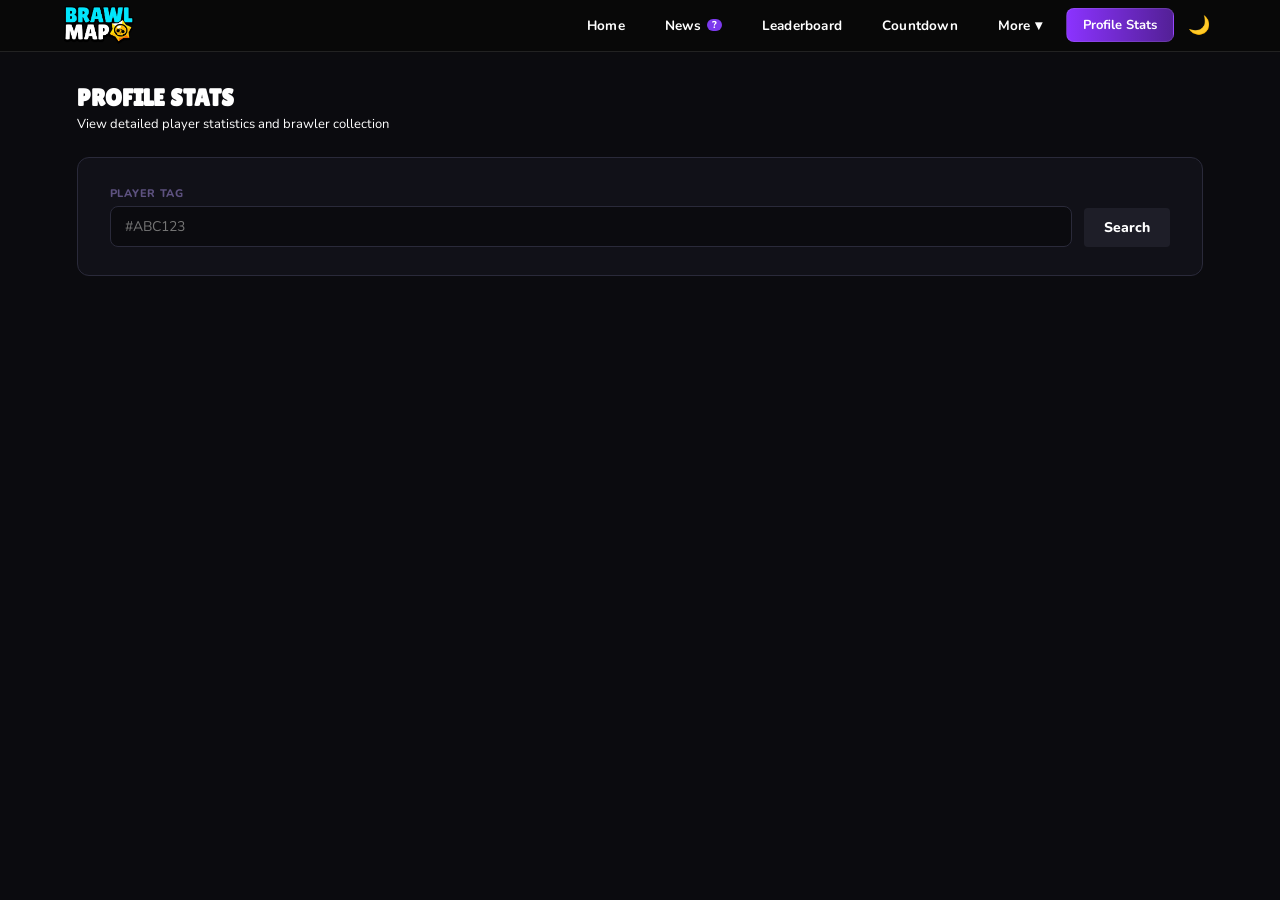
<file: profile.html>
<!DOCTYPE html>
<html lang="en">
<head>
  <meta charset="UTF-8" />
  <meta name="viewport" content="width=device-width, initial-scale=1.0" />
  <title>BrawlMap — Profile</title>
  <link href="https://fonts.googleapis.com/css2?family=Lilita+One&family=Nunito:wght@400;600;700;800&display=swap" rel="stylesheet">
  <link rel="stylesheet" href="designed.css">
  <link rel="stylesheet" href="components/stat-card.css">
</head>
<body>
<div id="nav-root"></div>
<script src="nav-loader.js"></script>

<div class="page active" id="page-profile">
  <div class="inner-page profile-inner">
    <h2>PROFILE STATS</h2>
    <p class="sub">View detailed player statistics and brawler collection</p>

    <!-- Step 1: Tag entry — always visible -->
    <div class="card profile-tag-card">
      <div class="profile-tag-row">
        <div class="input-group" style="flex:1">
          <label>Player Tag</label>
          <input type="text" id="profile-tag" placeholder="#ABC123" onkeydown="if(event.key==='Enter')searchTag()" />
        </div>
        <button class="btn btn-gold" onclick="searchTag()">Search</button>
      </div>
      <div class="error" id="profile-error"></div>
      <div class="loading" id="profile-loading"><span class="spinner"></span>Loading...</div>
    </div>

    <!-- Step 2: Tabs + content — only shown after valid tag -->
    <div id="profile-main" style="display:none">
      <div class="profile-header-bar">
        <div>
          <div class="profile-header-name" id="profile-name"></div>
          <div class="profile-header-tag" id="profile-tag-display"></div>
        </div>
        <div class="profile-tabs">
          <button class="profile-tab-btn active" onclick="showProfileTab('stats', this)">Stats</button>
          <button class="profile-tab-btn" onclick="showProfileTab('brawlers', this)">Brawlers</button>
        </div>
      </div>

      <!-- Stats tab -->
      <div class="profile-content active" id="profile-stats">
        <div class="profile-stats-grid" id="profile-stats-grid"></div>
      </div>

      <!-- Brawlers tab -->
      <div class="profile-content" id="profile-brawlers">
        <div class="tier-summary" id="br-summary"></div>
        <div class="brawler-grid" id="br-grid"></div>
      </div>
    </div>
  </div>
</div>

<script>
const API = 'http://localhost:5000';
const labels = {
  purple: '⚡ hyperchange',
  red: 'Level 11',
  yellow: 'Level 9+',
  green: 'Level 7+',
  grey: 'Below level 7'
};
let _cachedData = null;

function showProfileTab(tab, btn) {
  document.querySelectorAll('.profile-tab-btn').forEach(b => b.classList.remove('active'));
  document.querySelectorAll('.profile-content').forEach(c => c.classList.remove('active'));
  btn.classList.add('active');
  document.getElementById('profile-' + tab).classList.add('active');
}


function fmtTag(t) { t = t.trim().toUpperCase(); return t.startsWith('#') ? t : '#' + t; }

async function safeFetchJson(res) {
  const text = await res.text();
  if (!text) return null;
  try {
    return JSON.parse(text);
  } catch (err) {
    throw new Error(`Invalid JSON from ${res.url} (${res.status}): ${text.slice(0, 200)}`);
  }
}

async function searchTag() {
  const raw = document.getElementById('profile-tag').value.trim();
  if (!raw) { showErr('profile-error', 'Enter a player tag.'); return; }
  const tag = fmtTag(raw);
  showErr('profile-error', null);
  document.getElementById('profile-loading').style.display = 'block';
  document.getElementById('profile-main').style.display = 'none';

  try {
    const [statsRes, brawlersRes] = await Promise.all([
      fetch(`${API}/player/${encodeURIComponent(tag)}`),
      fetch(`${API}/player/${encodeURIComponent(tag)}/brawlers`)
    ]);
    const statsData    = await safeFetchJson(statsRes);
    const brawlersData = await safeFetchJson(brawlersRes);
    if (!statsRes.ok) throw new Error((statsData && statsData.error) || `HTTP ${statsRes.status}`);
    if (!brawlersRes.ok) throw new Error((brawlersData && brawlersData.error) || `HTTP ${brawlersRes.status}`);
    if (statsData?.error)    throw new Error(statsData.error);
    if (brawlersData?.error) throw new Error(brawlersData.error);

    displayProfile(statsData);
    displayBrawlers(brawlersData);

    document.getElementById('profile-main').style.display = 'block';
    // always start on Stats tab
    showProfileTab('stats', document.querySelector('.profile-tab-btn'));
  } catch (e) {
    showErr('profile-error', e.message);
  } finally {
    document.getElementById('profile-loading').style.display = 'none';
  }
}

function displayProfile(data) {
  document.getElementById('profile-name').textContent = data.name;
  document.getElementById('profile-tag-display').textContent = data.tag;
  const trophy = `<img src="Stuff/trophy.webp" alt="" style="width:14px;height:14px;vertical-align:middle;margin-right:4px">`;
  document.getElementById('profile-stats-grid').innerHTML = [
    ['Trophies',         trophy + (data.trophies ?? '—')],
    ['Highest Trophies', trophy + (data.highestTrophies ?? '—')],
    ['3v3 Victories',    data['3vs3Victories'] ?? '—'],
    ['Solo Victories',   data.soloVictories ?? '—'],
    ['Duo Victories',    data.duoVictories ?? '—'],
    ['Club',             data.club?.name ?? '—'],
    ['Level',            data.expLevel ?? '—'],
    ['Qualified',        data.isQualifiedFromChampionshipChallenge ? 'Yes' : 'No'],
  ].map(([label, val]) => `
    <div class="stat-card">
      <div class="stat-card-label">${label}</div>
      <div class="stat-card-value">${val}</div>
    </div>`).join('');
}

function displayBrawlers(data) {
  document.getElementById('profile-name').textContent = data.name;
  document.getElementById('profile-tag-display').textContent  = data.tag;
  const brawlers = data.brawlers || [];
  if (brawlers.length) console.log('🔍 sample brawler fields:', JSON.stringify(brawlers[0]));
  const counts = { purple:0, red:0, yellow:0, green:0, grey:0 };
  brawlers.forEach(b => {
    const t = getTier(b);
    counts[t]++;
  });
  document.getElementById('br-summary').innerHTML = Object.entries(counts)
    .filter(([,n])=>n>0)
    .sort((a,b)=>['purple','red','yellow','green','grey'].indexOf(a[0]) - ['purple','red','yellow','green','grey'].indexOf(b[0]))
    .map(([t, n]) => `<div class="tier-chip chip-${t}">${labels[t]} (${n})</div>`).join('');

  document.getElementById('br-grid').innerHTML = brawlers.map(b => {
    const tier  = getTier(b);
    const hasHC = b.hasHypercharge;
    return `<div class="brawler-pill tier-${tier}">
    ${hasHC ? '<img class="hc-badge" src="stuff/hc.png" alt="HC">' : ''}
      <div class="brawler-pill-name">${b.name}</div>
      <div class="brawler-pill-power">${b.power}</div>
      <div class="brawler-pill-trophy"><img src="Stuff/trophy.webp" alt="" style="width:12px;height:12px;vertical-align:middle;margin-right:2px">${b.trophies?.toLocaleString() ?? 0}</div>
      <div class="pill-dots">
        ${[...Array(2)].map((_,i) => `<div class="dot${i < (b.gadgets || 0) ? ' dot-gadget' : ' dot-empty'}"></div>`).join('')}
        <div class="dot" style="background:transparent;width:4px"></div>
        ${[...Array(2)].map((_,i) => `<div class="dot${i < (b.starPowers || 0) ? ' dot-starpow' : ' dot-empty'}"></div>`).join('')}
      </div>
    </div>`;
  }).join('');
}

function getTier(b) {
  /* Brawl Stars API fields: hasHypercharge (bool), starPowers (arr), gadgets (arr) */
  const hasHC = b.hasHypercharge;
  if (b.power >= 11 && hasHC) return 'purple';
  if (b.power >= 11)          return 'red';
  if (b.power >= 9)           return 'yellow';
  if (b.power >= 7)           return 'green';
  return 'grey';
}

function filterBrawlers(tier, btn) {
  document.querySelectorAll('#profile-brawlers .filter-btn').forEach(b => b.classList.remove('active'));
  btn.classList.add('active');
  document.querySelectorAll('#br-grid .brawler-pill').forEach(item => {
    item.style.display = (tier === 'all' || item.classList.contains('tier-' + tier)) ? '' : 'none';
  });
}

function showErr(id, msg) {
  const el = document.getElementById(id);
  el.textContent = msg || '';
  el.style.display = msg ? 'block' : 'none';
}
</script>
</body>
</html>
</file>
<file: designed.css>
/* ═══════════════════════════════════════════════
   designed.css — BrawlMap shared design system
   ═══════════════════════════════════════════════ */

/* ── Reset & Base ── */
*, *::before, *::after { box-sizing: border-box; margin: 0; padding: 0; }

:root {
  --bg:         #0b0b0f;
  --bg2:        #111118;
  --bg3:        #18181f;
  --border:     #2a2a3a;
  --border2:    #3a3a50;
  --gold:       #1e1e28;
  --gold1:      #ffd037;
  --gold2:      #1e1e28;
  --white:      #ffffff;
  --purple:     #7c3aed;
  --purple2:    #a855f7;
  --purple3:    #c084fc;
  --text:       #e8e0ff;
  --text2:      #ffffff;
  --text3:      #5e5280;
  --radius:     12px;
  --radius-sm:  4px;
}

body {
  background: var(--bg);
  min-height: 100vh;
  font-family: 'Nunito', sans-serif;
  color: var(--text);
}

/* ── NAV ── */
nav {
  background: #080808;
  border-bottom: 1px solid #222222;
  display: flex;
  align-items: center;
  padding: 0 4rem;
  position: sticky;
  top: 0;
  z-index: 200;
}

.nav-logo {
  display: inline-flex;
  align-items: center;
  margin-right: 1.5rem;
  padding: 0.4rem 0;
  text-decoration: none;
}

.nav-logo-img {
  display: block;
  height: 38px;
  width: auto;
}

.nav-right { display: flex; align-items: center; gap: 8px; margin-left: auto; }

.nav-dropdown a.disabled {
  opacity: 0.45;
  cursor: default;
  pointer-events: none;
}

/*--- Nav tabs ------------------------------------------------------------------------------------------*/

.nav-tab {
  padding: 0 1rem;
  height: 36px;
  display: flex;
  align-items: center;
  font-size: 13.5px;
  font-weight: 700;
  color: #ffffff;
  cursor: pointer;
  border-bottom: 3px solid transparent;
  transition: color 0.15s, background 0.15s, border-color 0.15s;
  letter-spacing: 0.2px;
  position: relative;
  white-space: nowrap;
  user-select: none;
  text-decoration: none;
  border-radius: 4px;
  background: transparent;
  border: none;
  appearance: none;
  font-family: inherit;
  line-height: 1;
}
.nav-tab:hover { color: #EBEBEB; background: rgba(255,255,255,0.1); }
.nav-tab.active { color: #fff; border-bottom-color: transparent; background: rgba(255,255,255,0.12); }
.nav-tab.disabled {
  opacity: 0.4;
  cursor: default;
  pointer-events: none;
}

.nav-badge {
  background: var(--purple);
  color: #fff;
  font-size: 10px;
  font-weight: 800;
  padding: 1px 5px;
  border-radius: 20px;
  margin-left: 5px;
}

/* More dropdown */
.nav-more-wrap { position: relative; }
.nav-more-wrap .nav-tab { gap: 4px; }

.nav-dropdown {
  display: none;
  position: absolute;
  top: calc(100% + 4px);
  right: 0;
  background: #13131c;
  border: 1px solid var(--border2);
  border-radius: var(--radius-sm);
  min-width: 170px;
  box-shadow: 0 8px 32px rgba(0,0,0,0.5);
  z-index: 300;
  overflow: hidden;
}
.nav-more-wrap:hover .nav-dropdown,
.nav-more-wrap.open  .nav-dropdown { display: block; }

.nav-dropdown a {
  display: flex;
  align-items: center;
  gap: 10px;
  padding: 10px 16px;
  font-size: 13px;
  font-weight: 700;
  color: var(--text2);
  text-decoration: none;
  transition: background 0.12s, color 0.12s;
}
.nav-dropdown a:hover { background: var(--bg3); color: var(--text); }
.nav-dropdown a .dd-icon { font-size: 14px; }

/* Profile Stats button */
.btn-profile {
  background: linear-gradient(90deg, #8B33FF 0%, #532096 100%);
  color: #fff;
  font-size: 13px;
  font-weight: 700;
  padding: 7px 16px;
  border-radius: 8px;
  border: 1px solid rgba(255,255,255,0.1);
  cursor: pointer;
  font-family: 'Nunito', sans-serif;
  transition: filter 0.15s;
  white-space: nowrap;
  text-decoration: none;
}
.btn-profile:hover { filter: brightness(1.05); }

.nav-dark-btn {
  background: none;
  border: none;
  color: var(--text2);
  font-size: 18px;
  cursor: pointer;
  padding: 4px 6px;
  line-height: 1;
}

/* ── PAGE WRAPPER ── */
.page { display: none; }
.page.active { display: block; }

/* ── HOME ── */
.home-wrap {
  max-width: 93%;
  margin: 0 auto;
  padding: 2.5rem 0.1rem 4rem;
}

/* ── NEWS ── */
.news-wrap {
  max-width: 93%;
  margin: 0 auto;
  padding: 2.5rem 0.1rem 4rem;
}

/* Hero update card */
.hero-update {
  background: var(--bg2);
  border: 1px solid var(--border);
  border-radius: var(--radius);
  padding: 1.75rem 2rem;
  margin-bottom: 2.5rem;
}
.hero-update h1 {
  font-family: 'Lilita One', cursive;
  font-size: 22px;
  font-weight: 300;
  color: #fff;
  margin-bottom: 6px;
  line-height: 1.15;
}
.hero-update p { color: var(--text2); font-size: 13.5px; line-height: 1.6; }
.hero-update-btns { display: flex; gap: 10px; margin-top: 1rem; align-items: center; }

.btn-update {
  background: #111118;
  border: 1.5px solid var(--border2);
  color: var(--text);
  font-family: 'Nunito', sans-serif;
  font-size: 13px;
  font-weight: 700;
  padding: 8px 18px;
  border-radius: 8px;
  cursor: pointer;
  transition: border-color 0.15s, color 0.15s;
  text-decoration: none;
}
.btn-update:hover { border-color: var(--text); color: var(--text); }

.btn-ghost {
  background: none;
  border: none;
  color: var(--text2);
  font-family: 'Nunito', sans-serif;
  font-size: 13px;
  font-weight: 600;
  cursor: pointer;
  padding: 8px 4px;
  text-decoration: none;
}
.btn-ghost:hover { color: var(--text); }

/* Section headings */
.section-title {
  font-family: 'Lilita One', cursive;
  font-size: 26px;
  color: #fff;
  margin-bottom: 6px;
}
.section-sub {
  font-size: 13px;
  color: var(--text2);
  margin-bottom: 1.5rem;
  line-height: 1.6;
}

/* ── COUNTDOWN ── */
.countdown-grid {
  display: grid;
  grid-template-columns: repeat(auto-fill, minmax(280px, 1fr));
  gap: 14px;
  margin-bottom: 3rem;
}

.countdown-card {
  background: var(--bg2);
  border: 1px solid var(--border);
  border-radius: var(--radius);
  padding: 1.1rem 1.2rem;
  display: flex;
  flex-direction: column;
  gap: 5px;
}

.cd-label {
  display: flex;
  align-items: center;
  gap: 6px;
  font-size: 10.5px;
  font-weight: 800;
  color: var(--text2);
  text-transform: uppercase;
  letter-spacing: 0.7px;
}
.cd-subtitle { font-size: 11.5px; font-weight: 700; color: var(--text2); }
.cd-desc     { font-size: 13px; font-weight: 600; color: var(--text); line-height: 1.5; flex: 1; }
.cd-time     { font-family: 'Lilita One', cursive; font-size: 26px; color: #fff; letter-spacing: 1px; margin-top: 4px; }
.cd-time.ended { color: var(--text3); font-size: 20px; }
.cd-footer   { display: flex; align-items: center; gap: 5px; font-size: 11px; color: var(--text3); margin-top: 2px; }

/* ── CATEGORIES ── */
.categories-grid {
  display: grid;
  grid-template-columns: repeat(auto-fill, minmax(240px, 1fr));
  gap: 12px;
  margin-bottom: 3rem;
}

.category-card {
  background: var(--bg2);
  border: 1px solid var(--border);
  border-radius: var(--radius);
  padding: 1.1rem 1.2rem;
  display: flex;
  align-items: center;
  gap: 1rem;
  cursor: pointer;
  transition: border-color 0.15s, background 0.15s;
}
.category-card:hover { border-color: var(--border2); background: var(--bg3); }
.category-card.disabled {
  opacity: 0.38;
  cursor: default;
  pointer-events: none;
  filter: grayscale(0.4);
}

.category-icon {
  width: 50px;
  height: 50px;
  flex-shrink: 0;
  border-radius: 10px;
  display: flex;
  align-items: center;
  justify-content: center;
  font-size: 24px;
}

.cat-divider {
  width: 3px;
  height: 34px;
  background: var(--purple);
  border-radius: 4px;
  flex-shrink: 0;
}

.category-name { font-size: 14px; font-weight: 800; color: var(--purple3); margin-bottom: 4px; }
.category-desc { font-size: 12px; color: var(--text2); line-height: 1.5; }

/* ── INNER PAGE WRAPPER ── */
.inner-page {
  max-width: 940px;
  margin: 0 auto;
  padding: 2rem 2rem 4rem;
}

.inner-page.leaderboard-page {
  max-width: 96.4%;
  width: 96.4%;
}

#page-trios .inner-page {
  max-width: 92%;
  width: 92%;
}

/* ── SHARED CARD ── */
.card {
  background: var(--bg2);
  border: 1px solid var(--border);
  border-radius: var(--radius);
  padding: 1.75rem 2rem;
}

h2 { font-family: 'Lilita One', cursive; font-size: 24px; color: #fff; margin-bottom: 4px; }
.sub { font-size: 13px; color: var(--text2); margin-bottom: 1.5rem; }

/* ── INPUTS ── */
.input-group { display: flex; flex-direction: column; gap: 5px; }
.input-group label {
  font-size: 11px;
  font-weight: 800;
  color: var(--text3);
  text-transform: uppercase;
  letter-spacing: 0.7px;
}

input[type=text], select {
  background: var(--bg);
  border: 1.5px solid var(--border);
  border-radius: var(--radius-sm);
  border-radius: 8px;
  padding: 10px 14px;
  font-size: 14px;
  color: var(--text);
  width: 100%;
  font-family: 'Nunito', sans-serif;
  transition: border-color 0.15s;
}
input[type=text]:focus, select:focus { outline: none; border-color: var(--purple2); }
select option { background: var(--bg2); }

/* ── BUTTONS ── */
.btn {
  padding: 10px 20px;
  border-radius: var(--radius-sm);
  border: none;
  background: var(--purple);
  color: #fff;
  font-size: 14px;
  font-weight: 800;
  cursor: pointer;
  font-family: 'Nunito', sans-serif;
  transition: background 0.15s, transform 0.1s;
  white-space: nowrap;
}
.btn:hover { background: var(--purple2); }
.btn:active { transform: scale(0.98); }
.btn:disabled { opacity: 0.45; cursor: not-allowed; }
.btn-full { width: 100%; }
.btn-gold {
  background: linear-gradient(135deg, var(--gold2), var(--gold));
  color: #ffffff;
}
.btn-gold:hover { opacity: 0.9; }

/* ── FEEDBACK ── */
.error {
  background: #1e0808;
  color: #f87171;
  border: 1px solid #5a1212;
  border-radius: var(--radius-sm);
  padding: 10px 14px;
  font-size: 13px;
  margin-bottom: 1rem;
  display: none;
}
.loading {
  text-align: center;
  padding: 2rem;
  color: var(--text2);
  font-size: 14px;
  display: none;
}
.spinner {
  display: inline-block;
  width: 16px;
  height: 16px;
  border: 2px solid var(--border2);
  border-top-color: var(--purple2);
  border-radius: 50%;
  animation: spin 0.7s linear infinite;
  margin-right: 8px;
  vertical-align: middle;
}
@keyframes spin { to { transform: rotate(360deg); } }

/* ── COMPARE ── */
.inputs { display: grid; grid-template-columns: 1fr auto 1fr; align-items: end; gap: 12px; margin-bottom: 1.25rem; }
.vs { font-family: 'Lilita One', cursive; font-size: 22px; color: var(--gold2); text-align: center; padding-bottom: 8px; }
.results { display: none; margin-top: 1.5rem; }
.results-grid { display: grid; grid-template-columns: 1fr 1fr; gap: 12px; margin-bottom: 1rem; }

.player-card {
  background: var(--bg);
  border: 1.5px solid var(--border);
  border-radius: var(--radius);
  padding: 1rem 1.25rem;
  position: relative;
}
.player-card.winner { border-color: var(--gold); border-width: 2px; }
.winner-badge {
  position: absolute; top: -11px; left: 50%; transform: translateX(-50%);
  background: var(--gold); color: #1a0a00; font-size: 10px; font-weight: 800;
  padding: 2px 12px; border-radius: 20px; white-space: nowrap; font-family: 'Lilita One', cursive;
}
.player-name { font-size: 16px; font-weight: 800; color: #fff; margin-bottom: 2px; white-space: nowrap; overflow: hidden; text-overflow: ellipsis; }
.player-tag  { font-size: 11px; color: var(--text3); margin-bottom: 12px; }

.stat-row {
  display: flex; justify-content: space-between; align-items: center;
  padding: 5px 0; border-bottom: 1px solid var(--border); font-size: 13px;
}
.stat-row:last-child { border-bottom: none; }
.stat-label { color: var(--text2); }
.stat-val { font-weight: 700; color: var(--text); }
.stat-val.best { color: var(--gold); }

.verdict { background: var(--bg); border: 1px solid var(--border); border-radius: var(--radius); padding: 1.25rem; text-align: center; }
.verdict-title  { font-family: 'Lilita One', cursive; font-size: 15px; color: var(--text2); margin-bottom: 4px; }
.verdict-name   { font-size: 24px; font-family: 'Lilita One', cursive; color: var(--gold); -webkit-text-stroke: 0.5px var(--gold2); }
.verdict-reason { font-size: 13px; color: var(--text2); margin-top: 6px; }

/* ── Leaderboard ───────────────────────── */

.rankings-controls {
  background: var(--bg2); 
  border: 1px solid var(--border); 
  border-radius: var(--radius);
  padding: 1.5rem; 
  margin-bottom: 1.5rem;
  display: grid; 
  grid-template-columns: 1fr 1fr auto; gap: 12px; 
  align-items: end;
}

.rankings-table { background: var(--bg2); 
  border: 1px solid var(--border); 
  border-radius: var(--radius); 
  overflow: hidden; }
.rankings-table table { 
  width: 100%; border-collapse: collapse; 
  font-size: 13px; }
.rankings-table th {
  background: var(--bg); 
  padding: 10px 16px; 
  text-align: left;
  font-size: 11px; 
  text-transform: uppercase; 
  letter-spacing: 0.6px; 
  color: var(--text3); 
  font-weight: 800;
}

.rankings-table td { padding: 10px 16px; 
  border-bottom: 1px solid var(--border); 
  color: var(--text); }
.rankings-table tr:last-child td { border-bottom: none; }
.rankings-table tr:hover td { background: var(--bg3); }
.rank-num  { font-family: 'Lilita One', cursive; color: var(--text); font-size: 15px; }
.rank-1 { color: var(--gold1); }
.rank-2 { color: #C0C0C0; }
.rank-3 { color: #CD7F32; }
.trophy-val { color: var(--gold1); font-weight: 700; }
.brawler-select-wrap { grid-column: 1 / -1; display: none; }

/* ── Brawlers ───────────────────────── */

.brawlers-controls { display: flex; gap: 12px; align-items: flex-end; margin-bottom: 1.5rem; }
.brawlers-controls .input-group { flex: 1; }

.legend      { display: flex; flex-wrap: wrap; gap: 10px; margin-bottom: 1.5rem; }
.legend-item { display: flex; align-items: center; gap: 6px; font-size: 12px; color: var(--text2); }
.legend-dot  { width: 10px; height: 10px; border-radius: 50%; flex-shrink: 0; }

.brawler-grid { display: grid; grid-template-columns: repeat(auto-fill, minmax(72px, 1fr)); gap: 8px; }

.brawler-pill {
  border-radius: 4px; 
  padding: 8px 10px; 
  text-align: center;
  border: 2px solid transparent; 
  cursor: default;
  transition: transform 0.2s, 
  box-shadow 0.12s; position: relative;
}
.brawler-pill:hover { transform: translateY(-2px); box-shadow: 0 6px 20px rgba(0,0,0,0.5); }

.tier-grey   { background: #141420; border-color: #3a3a55; }
.tier-green  { background: #0a1f12; border-color: #22c55e; }
.tier-yellow { background: #1e1800; border-color: #eab308; }
.tier-red    { background: #1e0808; border-color: #ef4444; }
.tier-purple { background: #160826; border-color: #a855f7; }

.brawler-pill-name {
  font-size: 10.5px; 
  font-weight: 700; 
  letter-spacing: 0.1px;
  white-space: nowrap; 
  overflow: hidden; 
  text-overflow: ellipsis; 
  margin-bottom: 4px;
}
.tier-grey   .brawler-pill-name { color: #7070a0; }
.tier-green  .brawler-pill-name { color: #4ade80; }
.tier-yellow .brawler-pill-name { color: #fde047; }
.tier-red    .brawler-pill-name { color: #f87171; }
.tier-purple .brawler-pill-name { color: #d8b4fe; }

.brawler-pill-power { font-size: 19px; font-family: 'Lilita One', cursive; line-height: 1; }
.tier-grey   .brawler-pill-power { color: #55558a; }
.tier-green  .brawler-pill-power { color: #22c55e; }
.tier-yellow .brawler-pill-power { color: #eab308; }
.tier-red    .brawler-pill-power { color: #ef4444; }
.tier-purple .brawler-pill-power { color: #a855f7; }

.brawler-pill-trophy { font-size: 10.5px; color: var(--text2); margin-top: 3px; }

.pill-dots   { display: flex; justify-content: center; gap: 3px; margin-top: 5px; }
.dot         { width: 6px; height: 6px; border-radius: 50%; flex-shrink: 0; }
.dot-gadget  { background: #38bdf8; }
.dot-starpow { background: #fbbf24; }
.dot-empty   { background: var(--border); }

.hc-badge{
  position: absolute;
  top: -10px;
  right: -10px;

  width: 17px;
  height: 17px;

  filter: drop-shadow(0 0 4px #a855f7);
}

.tier-summary { display: flex; gap: 8px; flex-wrap: wrap; margin-bottom: 1.25rem; }
.tier-chip    { padding: 4px 12px; border-radius: 20px; font-size: 11.5px; font-weight: 800; border: 1.5px solid; }
.chip-grey   { background: #141420; border-color: #3a3a55; color: #7070a0; }
.chip-green  { background: #0a1f12; border-color: #22c55e; color: #4ade80; }
.chip-yellow { background: #1e1800; border-color: #eab308; color: #fde047; }
.chip-red    { background: #1e0808; border-color: #ef4444; color: #f87171; }
.chip-purple { background: #160826; border-color: #a855f7; color: #d8b4fe; }

.player-header      { margin-bottom: 1.25rem; }
.player-header-name { font-family: 'Lilita One', cursive; font-size: 20px; color: #fff; }
.player-header-tag  { font-size: 12px; color: var(--text3); margin-top: 2px; }

.filter-bar { display: flex; gap: 8px; flex-wrap: wrap; margin-bottom: 1.25rem; }
.filter-btn {
  padding: 4px 14px; border-radius: 20px; font-size: 12px; font-weight: 700;
  border: 1.5px solid var(--border); background: transparent; color: var(--text2);
  cursor: pointer; font-family: 'Nunito', sans-serif; transition: all 0.12s;
}
.filter-btn:hover  { border-color: var(--gold); color: var(--gold); }
.filter-btn.active { background: var(--gold); color: #1a0a00; border-color: var(--gold); }

/* ══════════════════════════════════════════════════
   Changelog page
   ══════════════════════════════════════════════════ */

.changelog-list { display: flex; flex-direction: column; gap: 20px; margin-top: 1.5rem; }

.cl-entry {
  background: var(--bg2);
  border: 1px solid var(--border);
  border-radius: var(--radius);
  padding: 1.4rem 1.6rem;
  position: relative;
  padding-left: 2rem;
}
.cl-wrap {
  max-width: 95%;
  margin: 0 auto;
  padding: 2.5rem 1rem 5rem;
}
    
.cl-header { margin-bottom: 3rem; }
.cl-header h1 {
  font-family: 'Lilita One', cursive;
  font-size: 2rem; color: var(--text); margin: 0 0 0.4rem;
}
.cl-header p { font-size: 14px; color: var(--text3); margin: 0; }

/* Timeline */
.cl-timeline { display: flex; flex-direction: column; gap: 0; }

.cl-entry {
  display: grid;
  grid-template-columns: 180px 1fr;
  gap: 2rem;
  padding-bottom: 3rem;
  position: relative;
}

.cl-entry::before {
  content: '';
  position: absolute;
  left: 188px;
  top: 8px;
  bottom: 0;
  width: 1px;
  background: var(--border);
}
    
.cl-entry:last-child::before { display: none; }

/* dot on timeline */
.cl-entry::after {
  content: '';
  position: absolute;
  left: 184px;
  top: 8px;
  width: 9px; height: 9px;
  border-radius: 50%;
  background: var(--purple);
  border: 2px solid var(--bg);
}

.cl-left { text-align: right; padding-top: 2px; }
.cl-date { font-size: 13px; color: var(--text3); font-weight: 700; }
.cl-version {
  display: inline-block; margin-top: 4px;
  font-size: 11px; font-weight: 800; color: var(--purple);
  background: color-mix(in srgb, var(--purple) 15%, transparent);
  border: 1px solid color-mix(in srgb, var(--purple) 30%, transparent);
  border-radius: 5px; padding: 2px 7px; letter-spacing: 0.3px;
}

.cl-title {
  font-family: 'Lilita One', cursive;
  font-size: 1.3rem; color: var(--text);
  margin: 0 0 0.75rem; line-height: 1.2;
}
.cl-image {
  width: 100%; max-height: 420px; object-fit: cover;
  border-radius: 14px; margin-bottom: 1rem;
  border: 1px solid var(--border);
}

.cl-desc {
  font-size: 14px; color: var(--text2); line-height: 1.7;
  margin: 0;
}
    
.cl-divider {
  border: none; border-top: 1px solid var(--border);
  margin: 0 0 3rem;
  grid-column: 1 / -1;
}

/* Mobile */
@media (max-width: 600px) {
.cl-entry {
  grid-template-columns: 1fr;
  padding-left: 1.5rem;
}
.cl-entry::before { left: 0; }
.cl-entry::after  { left: -4px; }
.cl-left { text-align: left; }
}

.cl-empty {
  text-align: center; padding: 4rem 1rem; color: var(--text3);
}
.cl-empty-icon { font-size: 3rem; margin-bottom: 1rem; }
.cl-empty h3 { color: var(--text2); margin-bottom: 0.4rem; }
    
.cl-entry::before {
  content: '';
  position: absolute;
  left: 0; top: 0; bottom: 0;
  width: 4px;
  border-radius: 4px 0 0 4px;
  background: var(--purple);
}
.cl-entry.major::before { background: var(--gold); }
.cl-entry.fix::before   { background: #22c55e; }

.cl-version { font-family: 'Lilita One', cursive; font-size: 16px; color: #fff; margin-bottom: 2px; }
.cl-date    { font-size: 11.5px; color: var(--text3); margin-bottom: 10px; }
.cl-items   { list-style: none; display: flex; flex-direction: column; gap: 6px; }
.cl-items li { font-size: 13px; color: var(--text2); display: flex; gap: 8px; }
.cl-items li::before { content: '–'; color: var(--text3); flex-shrink: 0; }
.cl-tag {
  display: inline-block;
  font-size: 10px; font-weight: 800;
  padding: 1px 7px; border-radius: 20px;
  margin-right: 4px;
  border: 1px solid;
}
.cl-tag.new  { background: #0a1f12; border-color: #22c55e; color: #4ade80; }
.cl-tag.fix  { background: #1e0808; border-color: #ef4444; color: #f87171; }
.cl-tag.impr { background: #160826; border-color: #a855f7; color: #d8b4fe; }
.cl-tag.perf { background: #1e1800; border-color: #eab308; color: #fde047; }

/* ── STANDALONE PAGE (countdown.html / changelog.html) ── */
.standalone-wrap {
  max-width: 1855px;
  margin: 0 auto;
  padding: 2.5rem 2rem 5rem;
}

/* ── Scrollbar ── */
::-webkit-scrollbar { width: 6px; }
::-webkit-scrollbar-track { background: var(--bg); }
::-webkit-scrollbar-thumb { background: var(--border2); border-radius: 3px; }

/* ══════════════════════════════════════════════════
   Trios card
   ══════════════════════════════════════════════════ */

.page#page-trios {
  background: #0e0b1a;
  min-height: calc(100vh - 60px);
  padding: 32px 0;
}

#page-trios h2 {
  color: #fff;
  font-family: 'Lilita One', cursive;
  font-size: 26px;
  margin-bottom: 4px;
}
#page-trios .sub {
  color: #a89ec8;
  font-size: 13px;
  margin-bottom: 14px;
}

.trios-incomplete {
  background: rgba(255,255,255,0.06);
  border-radius: 8px;
  padding: 8px 14px;
  font-size: 12.5px;
  color: #d4c8ff;
  margin-bottom: 6px;
}
.trios-incomplete b { color: #fff; }

.trios-updated {
  font-size: 11px;
  color: #6b6080;
  margin-bottom: 20px;
}

/* ── Grid ── */
.trios-grid {
  display: grid;
  grid-template-columns: repeat(5, 1fr);
  gap: 14px;
}

/* ── Card ── */
.trio-card {
  border-radius: 14px;
  padding: 14px 16px;
  position: relative;
  overflow: hidden;
  cursor: pointer;
  transition: transform .2s, box-shadow .2s;
}
.trio-card:hover {
  transform: translateY(-3px);
  box-shadow: 0 8px 24px rgba(0,0,0,0.4);
}
.trio-card.enabled {
  background: linear-gradient(135deg, #2a1f4e 0%, #1a1233 100%);
  border: 1px solid rgba(120,90,200,0.3);
}
.trio-card.disabled {
  background: linear-gradient(135deg, #1c1c2e 0%, #141420 100%);
  border: 1px dashed rgba(120,90,200,0.35);
  opacity: 0.72;
}
.trio-card.featured { border: 2px dashed #7b5ce6 !important; }

/* ── Top row: avatars + badge ── */
.trio-top {
  display: flex;
  align-items: center;
  justify-content: space-between;
  margin-bottom: 10px;
}

.brawler-avatars { display: flex; }

.brawler-avatar {
  width: 42px;
  height: 42px;
  border-radius: 50%;
  background: rgba(255,255,255,0.1);
  border: 2px solid rgba(255,255,255,0.15);
  display: flex;
  align-items: center;
  justify-content: center;
  font-size: 21px;
  margin-left: -8px;
  overflow: hidden;
}
.brawler-avatar:first-child { margin-left: 0; }
.brawler-avatar img { width: 100%; height: 100%; object-fit: cover; }

/* ── Status badges ── */
.status-badge {
  font-size: 11px;
  font-weight: 800;
  padding: 4px 11px;
  border-radius: 20px;
  white-space: nowrap;
}
.status-active   { background: rgba(30,200,120,0.15); color: #3dffa0; border: 1px solid rgba(30,200,120,0.3); }
.status-pending  { background: rgba(100,80,220,0.15); color: #b09ef8; border: 1px solid rgba(100,80,220,0.3); }
.status-disabled { background: rgba(120,120,160,0.12); color: #8880aa; border: 1px solid rgba(120,120,160,0.2); }

/* ── Card text ── */
.trio-name {
  color: #e8e0ff;
  font-size: 14px;
  font-weight: 800;
  margin: 0 0 4px;
}
.trio-days {
  font-size: 13px;
  font-weight: 700;
  color: #3dffa0;
  margin-bottom: 10px;
}
.trio-days.grey { color: #6b6080; }

/* ── Brawler name tags ── */
.brawler-names { display: flex; gap: 6px; flex-wrap: wrap; }
.brawler-name-tag {
  background: rgba(255,255,255,0.06);
  border-radius: 6px;
  padding: 3px 8px;
  font-size: 11px;
  color: #b0a0d8;
  font-weight: 700;
}

/* ── Buffies ── */
.buffies-row { display: flex; gap: 5px; margin-top: 8px; }
.buffi {
  font-size: 14px;
  background: rgba(255,255,255,0.06);
  border-radius: 6px;
  padding: 3px 7px;
}

/* ── Description ── */
.trio-desc {
  font-size: 12px;
  color: #7a6a9a;
  margin-top: 10px;
  line-height: 1.5;
}

.empty-msg { color: #6b6080; font-size: 13px; padding: 1rem 0; }

/* ══════════════════════════════════════════════════
   Profile page
   ══════════════════════════════════════════════════ */

.profile-inner {
  max-width: 93%;
  width: 93%;
}

/* Tag search card */
.profile-tag-card {
  margin-bottom: 1.5rem;
}
.profile-tag-row {
  display: flex;
  gap: 12px;
  align-items: flex-end;
}

/* Header bar: name/tag left, tabs right */
.profile-header-bar {
  display: flex;
  align-items: center;
  justify-content: space-between;
  margin-bottom: 1.25rem;
  flex-wrap: wrap;
  gap: 12px;
}
.profile-header-name {
  font-family: 'Lilita One', cursive;
  font-size: 22px;
  color: #fff;
}
.profile-header-tag {
  font-size: 12px;
  color: var(--text3);
  margin-top: 2px;
}

/* Tabs */
.profile-tabs {
  display: flex;
  gap: 6px;
}
.profile-tab-btn {
  background: transparent;
  border: 1.5px solid var(--border2);
  border-radius: var(--radius-sm);
  color: var(--text2);
  font-family: 'Nunito', sans-serif;
  font-size: 13px;
  font-weight: 700;
  padding: 6px 18px;
  cursor: pointer;
  transition: all 0.15s;
}
.profile-tab-btn:hover { border-color: var(--purple2); color: var(--text); }
.profile-tab-btn.active { background: var(--purple); border-color: var(--purple); color: #fff; }

/* Tab content panels */
.profile-content { display: none; }
.profile-content.active { display: block; }

/* Stats grid */
.profile-stats-grid {
  display: grid;
  grid-template-columns: repeat(auto-fill, minmax(160px, 1fr));
  gap: 12px;
}

/* ══════════════════════════════════════════════════
News page
══════════════════════════════════════════════════ */

.news-wrap {
  max-width: 93%;
  margin: 0 auto;
  padding: 2.5rem 0.1rem 4rem;
}

.news-header {
  display: flex;
  align-items: center;
  justify-content: space-between;
  margin-bottom: 2rem;
  flex-wrap: wrap;
  gap: 1rem;
}

.news-header h1 {
  font-family: 'Lilita One', cursive;
  font-size: 2rem;
  color: var(--text);
  letter-spacing: 0.5px;
}

/* ── Category filter pills ── */
.category-filters {
  display: flex;
  gap: 12px;
  align-items: center;
  margin-bottom: 1.75rem;
}

.category-dropdown {
  background: var(--bg3);
  border: 1.5px solid var(--border);
  border-radius: 8px;
  color: var(--text);
  font-family: 'Nunito', sans-serif;
  font-size: 14px;
  padding: 8px 12px;
  outline: none;
  transition: border-color 0.15s;
  width: 160px;
  flex-shrink: 0;
}
  .category-dropdown:focus { border-color: var(--purple2); }

/* ── Search tab ── */

.search-input {
  background: var(--bg3);
  border: 1.5px solid var(--border);
  border-radius: 15px;
  color: var(--text);
  font-family: 'Nunito', sans-serif;
  font-size: 24px;
  padding: 8px 36px 8px 36px;
  outline: none;
  transition: border-color 0.2s, box-shadow 0.2s;
  width: 100%;
}

.search-input:focus {
  border-color: var(--purple2);
  box-shadow: 0 0 0 3px rgba(124,58,237,0.12);
}
    
.search-input::placeholder { color: var(--text3); }

  .search-wrapper {
  position: relative;
  width: 230px;
  flex-shrink: 0;
  display: flex;
  align-items: center;
}

.search-icon svg {
  display: block;
  stroke: var(--text3);
  fill: none;
}
    
.search-icon {
  position: absolute;
  left: 11px;
  pointer-events: none;
  display: flex;
  align-items: center;
  width: 14px;
  height: 14px;
}
    
.search-clear {
  position: absolute;
  right: 8px;
  background: var(--bg3);
  border: none;
  color: var(--text3);
  cursor: pointer;
  padding: 2px;
  display: none;
  align-items: center;
  justify-content: center;
  border-radius: 50%;
  width: 15px;
  height: 15px;
  font-size: 13px;
  line-height: 1;
  transition: background 0.15s, color 0.15s;
}
  .search-clear:hover { background: var(--border2); color: var(--text); }
  .search-clear.visible { display: flex; }

/* ── News grid ── */
.news-grid {
  display: grid;
  grid-template-columns: repeat(auto-fill, minmax(280px, 1fr));
  gap: 1rem;
}

@media (max-width: 768px) {
  .news-grid { grid-template-columns: 1fr; }
}

.news-card {
  background: var(--bg2);
  border: 1px solid var(--border);
  border-radius: var(--radius);
  overflow: hidden;
  transition: border-color 0.15s, transform 0.15s;
  cursor: pointer;
  text-decoration: none;
  display: block;
  color: inherit;
}
  .news-card:hover { border-color: var(--border2); transform: translateY(-2px); }

    .news-card-banner {
      width: 100%;
      height: 200px;
      object-fit: cover;
      display: block;
      background: var(--bg3);
    }
    .news-card-banner-placeholder {
      width: 100%;
      height: 200px;
      background: linear-gradient(135deg, #1a1a2e 0%, #16213e 50%, #0f3460 100%);
      display: flex;
      align-items: center;
      justify-content: center;
      font-size: 3rem;
    }

    .news-card-body { padding: 1.1rem 1.25rem 1.25rem; }

    .news-card-meta {
      display: flex;
      align-items: center;
      gap: 8px;
      margin-bottom: 0.5rem;
      font-size: 12px;
      color: var(--text3);
      font-weight: 600;
    }

    .news-card-category {
      padding: 2px 8px;
      border-radius: 4px;
      font-size: 11px;
      font-weight: 800;
      letter-spacing: 0.4px;
      text-transform: uppercase;
    }
    .cat-news       { background: #1e3a5f; color: #60a5fa; }
    .cat-maintenance{ background: #3b2200; color: #fb923c; }
    .cat-cosmetics  { background: #2d1b4e; color: #c084fc; }
    .cat-brawlpass  { background: #1a3320; color: #4ade80; }
    .cat-brawltalk  { background: #3a1a1a; color: #fbbf24; }
    .cat-countdown  { background: #1a2b3a; color: #38bdf8; }

    .news-card-title {
      font-size: 15px;
      font-weight: 800;
      color: var(--text);
      margin-bottom: 0.35rem;
      line-height: 1.3;
    }
    .news-card-excerpt {
      font-size: 13px;
      color: var(--text2);
      line-height: 1.55;
    }

    /* ── Empty state ── */
    .news-empty {
      text-align: center;
      padding: 4rem 1rem;
      color: var(--text3);
      grid-column: 1/-1;
    }
    .news-empty-icon { font-size: 3rem; margin-bottom: 1rem; }
    .news-empty h3 { font-size: 1.1rem; color: var(--text2); margin-bottom: 0.4rem; }

    /* ── Admin toggle button ── */
    .admin-toggle {
      padding: 7px 16px;
      background: rgba(124,58,237,0.15);
      border: 1.5px solid var(--purple);
      border-radius: 8px;
      color: var(--purple3);
      font-family: 'Nunito', sans-serif;
      font-size: 13px;
      font-weight: 700;
      cursor: pointer;
      transition: all 0.15s;
    }
    .admin-toggle:hover { background: rgba(124,58,237,0.3); }

    /* ── Modal overlay ── */
    .modal-overlay {
      display: none;
      position: fixed;
      inset: 0;
      background: rgba(0,0,0,0.75);
      z-index: 1000;
      align-items: center;
      justify-content: center;
      padding: 1rem;
    }
    .modal-overlay.open { display: flex; }

    .modal {
      background: var(--bg2);
      border: 1px solid var(--border2);
      border-radius: 16px;
      padding: 2rem;
      width: 100%;
      max-width: 560px;
      max-height: 90vh;
      overflow-y: auto;
    }

    .modal h2 {
      font-family: 'Lilita One', cursive;
      font-size: 1.4rem;
      color: var(--text);
      margin-bottom: 1.5rem;
    }

    .form-group { margin-bottom: 1rem; }
    .form-group label {
      display: block;
      font-size: 12px;
      font-weight: 700;
      color: var(--text2);
      margin-bottom: 5px;
      letter-spacing: 0.4px;
      text-transform: uppercase;
    }
    .form-group input,
    .form-group textarea,
    .form-group select {
      width: 100%;
      background: var(--bg3);
      border: 1.5px solid var(--border);
      border-radius: 8px;
      color: var(--text);
      font-family: 'Nunito', sans-serif;
      font-size: 14px;
      padding: 9px 12px;
      outline: none;
      transition: border-color 0.15s;
    }
    .form-group textarea { min-height: 90px; resize: vertical; }
    .form-group input:focus,
    .form-group textarea:focus,
    .form-group select:focus { border-color: var(--purple2); }
    .form-group select option { background: var(--bg3); }

    .modal-actions {
      display: flex;
      gap: 10px;
      margin-top: 1.5rem;
      justify-content: flex-end;
    }

    .btn-cancel {
      padding: 8px 18px;
      background: transparent;
      border: 1.5px solid var(--border2);
      border-radius: 8px;
      color: var(--text2);
      font-family: 'Nunito', sans-serif;
      font-size: 14px;
      font-weight: 700;
      cursor: pointer;
    }
    .btn-publish {
      padding: 8px 18px;
      background: var(--purple);
      border: none;
      border-radius: 8px;
      color: #fff;
      font-family: 'Nunito', sans-serif;
      font-size: 14px;
      font-weight: 800;
      cursor: pointer;
      transition: background 0.15s;
    }
    .btn-publish:hover { background: var(--purple2); }

    /* ── Auth gate ── */
    .auth-hint { font-size: 12px; color: var(--text3); margin-top: 6px; }
    .auth-error { color: #f87171; font-size: 13px; margin-top: 6px; }

    /* ── Admin post list in modal ── */
    .admin-post-item {
      display: flex;
      align-items: center;
      justify-content: space-between;
      padding: 10px 12px;
      background: var(--bg3);
      border-radius: 8px;
      margin-bottom: 8px;
      gap: 10px;
    }
    .admin-post-item-title { font-size: 13px; font-weight: 700; color: var(--text); flex: 1; }
    .btn-delete {
      padding: 4px 10px;
      background: rgba(239,68,68,0.15);
      border: 1px solid #ef4444;
      border-radius: 6px;
      color: #f87171;
      font-size: 12px;
      font-weight: 700;
      cursor: pointer;
      font-family: 'Nunito', sans-serif;
      white-space: nowrap;
    }

    /* ── Article / Single Post Page ── */
    .post-page {
      display: none;
    }
    .post-page.active {
      display: block;
    }
    .post-page-wrap {
      max-width: 1630px;
      margin: 0 auto;
      padding: 2rem 1.5rem 5rem;
    }

    /* Top bar: back link + copy URL */
    .post-topbar {
      display: flex;
      align-items: center;
      justify-content: space-between;
      margin-bottom: 1.5rem;
      flex-wrap: wrap;
      gap: 10px;
    }
    .post-back {
      display: inline-flex;
      align-items: center;
      gap: 6px;
      font-size: 13px;
      font-weight: 700;
      color: var(--text2);
      cursor: pointer;
      background: none;
      border: none;
      font-family: 'Nunito', sans-serif;
      padding: 0;
      transition: color 0.15s;
      text-decoration: none;
    }
    .post-back:hover { color: var(--text); }

    .post-copy-url {
      display: inline-flex;
      align-items: center;
      gap: 7px;
      font-size: 13px;
      font-weight: 700;
      color: var(--text3);
      cursor: pointer;
      background: none;
      border: none;
      font-family: 'Nunito', sans-serif;
      padding: 6px 12px;
      border-radius: 8px;
      transition: background 0.15s, color 0.15s;
    }
    .post-copy-url:hover { background: var(--bg3); color: var(--text2); }
    .post-copy-url svg { flex-shrink: 0; }

    /* Two-column header layout */
    .post-header-grid {
      display: grid;
      grid-template-columns: 1fr auto;
      gap: 2rem;
      align-items: start;
      margin-bottom: 1.75rem;
      padding-bottom: 1.75rem;
      border-bottom: 1px solid var(--border);
    }
    .post-header-left { min-width: 0; }

    .post-title {
      font-family: 'Lilita One', cursive;
      font-size: 2.2rem;
      color: #fff;
      margin-bottom: 0.4rem;
      line-height: 1.2;
    }
    .post-subtitle {
      font-size: 13.5px;
      color: var(--text3);
      font-weight: 600;
      margin-bottom: 1rem;
      line-height: 1.5;
    }

    /* Prev / Next navigation */
    .post-nav {
      display: flex;
      align-items: center;
      gap: 4px;
      margin-bottom: 1rem;
    }
    .post-nav-btn {
      display: inline-flex;
      align-items: center;
      gap: 4px;
      font-size: 13px;
      font-weight: 700;
      color: var(--text2);
      background: none;
      border: none;
      font-family: 'Nunito', sans-serif;
      padding: 4px 2px;
      cursor: pointer;
      transition: color 0.15s;
      text-decoration: none;
    }
    .post-nav-btn:hover { color: var(--text); }
    .post-nav-btn.disabled { opacity: 0.3; pointer-events: none; }
    .post-nav-sep {
      color: var(--border2);
      font-size: 14px;
      padding: 0 4px;
      user-select: none;
    }

    /* Author row */
    .post-meta {
      font-size: 13px;
      color: var(--text3);
      font-weight: 600;
      display: flex;
      align-items: center;
      gap: 10px;
      flex-wrap: wrap;
    }
    .post-meta-avatar {
      width: 28px;
      height: 28px;
      border-radius: 50%;
      background: var(--bg3);
      border: 1.5px solid var(--border2);
      display: flex;
      align-items: center;
      justify-content: center;
      font-size: 13px;
      flex-shrink: 0;
      overflow: hidden;
    }
    .post-meta-avatar img { width: 100%; height: 100%; object-fit: cover; }

    /* Banner thumbnail (right side) */
    .post-header-thumb {
      width: 340px;
      height: 210px;
      object-fit: cover;
      border-radius: 10px;
      display: block;
      flex-shrink: 0;
    }
    .post-header-thumb-placeholder {
      width: 340px;
      height: 210px;
      border-radius: 10px;
      background: var(--bg3);
      border: 1px solid var(--border);
      display: flex;
      align-items: center;
      justify-content: center;
      font-size: 3rem;
      flex-shrink: 0;
    }

    /* Body */
    .post-body {
      font-size: 15px;
      color: var(--text2);
      line-height: 1.85;
      white-space: pre-wrap;
    }
    .post-body h1 { font-size: 1.5em; font-weight: 800; color: var(--text); margin: 1.25rem 0 0.4rem; }
    .post-body h2 { font-size: 1.2em; font-weight: 800; color: var(--text); margin: 1rem 0 0.3rem; }
    .post-body strong { color: var(--text); }

    @media (max-width: 700px) {
      .post-header-grid { grid-template-columns: 1fr; }
      .post-header-thumb,
      .post-header-thumb-placeholder { width: 100%; height: 180px; }
      .post-title { font-size: 1.6rem; }
    }

    /* ── Countdowns section on news page ── */
    .countdowns-section { margin-bottom: 2.5rem; }
    .countdowns-section .section-title { font-size: 18px; margin-bottom: 4px; }
    .countdowns-grid {
      display: grid;
      grid-template-columns: repeat(auto-fill, minmax(260px, 1fr));
      gap: 12px;
      margin-top: 1rem;
    }
    .cd-news-card {
      background: var(--bg2);
      border: 1px solid var(--border);
      border-radius: var(--radius);
      padding: 1.1rem 1.2rem;
      display: flex;
      flex-direction: column;
      gap: 5px;
    }
    .cd-news-card .cd-label {
      display: flex; align-items: center; gap: 6px;
      font-size: 10.5px; font-weight: 800; color: var(--text2);
      text-transform: uppercase; letter-spacing: 0.7px;
    }
    .cd-news-card .cd-title { font-size: 14px; font-weight: 800; color: var(--text); }
    .cd-news-card .cd-desc  { font-size: 12.5px; color: var(--text2); line-height: 1.5; }
    .cd-news-card .cd-time  { font-family: 'Lilita One', cursive; font-size: 24px; color: #fff; letter-spacing: 1px; margin-top: 4px; }
    .cd-news-card .cd-time.ended { color: var(--text3); font-size: 16px; }
    .cd-news-card .cd-footer { font-size: 11px; color: var(--text3); margin-top: 2px; }
    .btn-cd-delete {
      align-self: flex-end;
      padding: 3px 9px;
      background: rgba(239,68,68,0.12);
      border: 1px solid #ef4444;
      border-radius: 6px;
      color: #f87171;
      font-size: 11px;
      font-weight: 700;
      cursor: pointer;
      font-family: 'Nunito', sans-serif;
    }

    /* ── Admin tabs ── */
    .admin-tabs {
      display: flex; gap: 6px; margin-bottom: 1.5rem;
    }
    .admin-tab-btn {
      background: transparent;
      border: 1.5px solid var(--border2);
      border-radius: var(--radius-sm);
      color: var(--text2);
      font-family: 'Nunito', sans-serif;
      font-size: 12px;
      font-weight: 700;
      padding: 5px 14px;
      cursor: pointer;
      transition: all 0.15s;
    }
    .admin-tab-btn:hover  { border-color: var(--purple2); color: var(--text); }
    .admin-tab-btn.active { background: var(--purple); border-color: var(--purple); color: #fff; }
    .admin-tab-panel { display: none; }
    .admin-tab-panel.active { display: block; }
</file>
<file: components/stat-card.css>
/* Stat Card Component */
.stat-card {
  background: var(--bg3);
  border: 1px solid var(--border);
  border-radius: var(--radius-sm);
  padding: 14px 16px;
}
.stat-card-label {
  font-size: 11px;
  font-weight: 800;
  color: var(--text3);
  text-transform: uppercase;
  letter-spacing: 0.6px;
  margin-bottom: 6px;
}
.stat-card-value {
  font-family: 'Lilita One', cursive;
  font-size: 22px;
  color: #fff;
}
</file>
